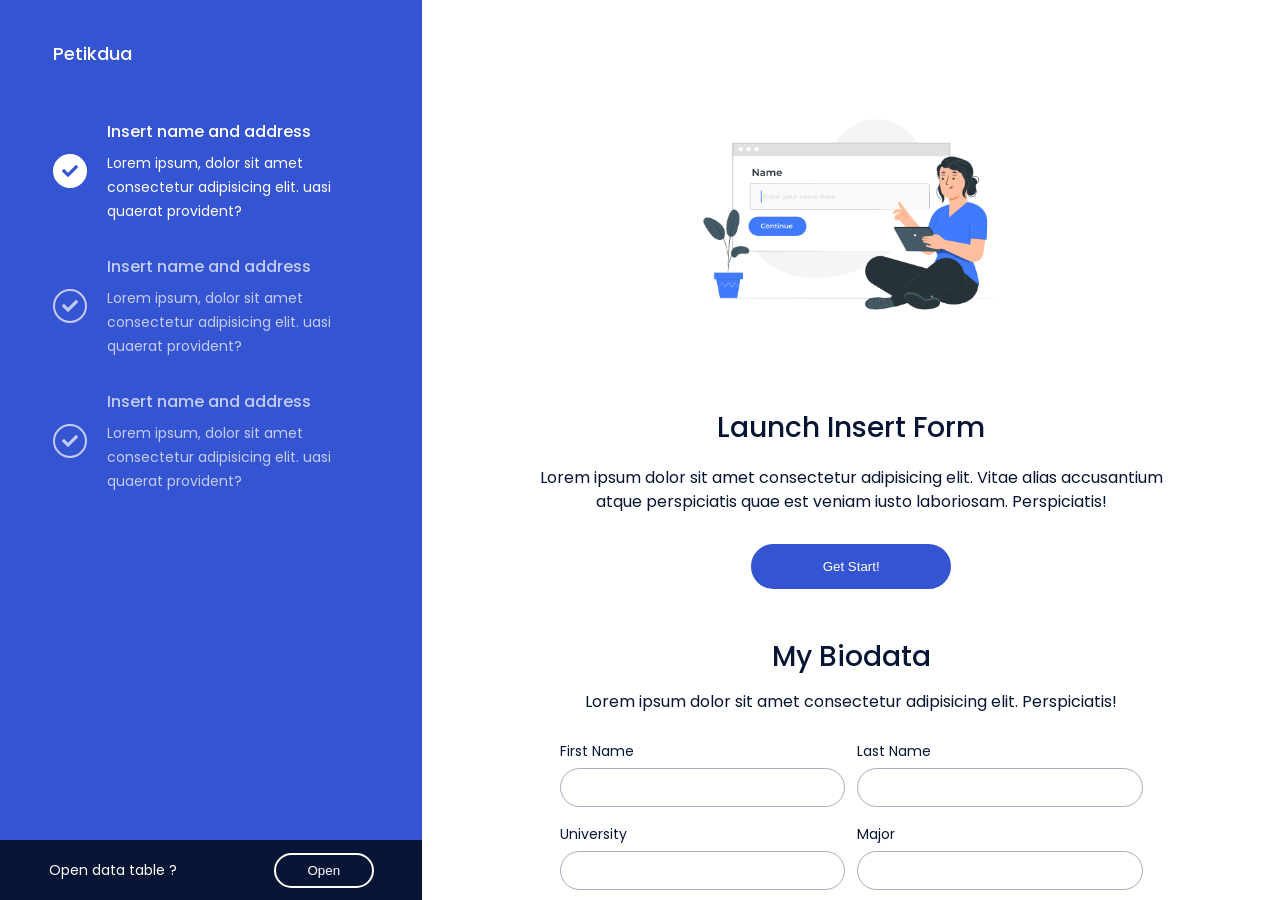
<file: complete-data.html>
<!DOCTYPE html>
<html lang="en">

<head>
    <meta charset="UTF-8">
    <meta name="viewport" content="width=device-width, initial-scale=1.0">

    <link rel="stylesheet" href="assets/css/css-reset.css">
    <link rel="stylesheet" href="assets/fonts/font-awesome/css/all.min.css">
    <link rel="stylesheet" href="assets/scss/desktop-style.css">
    <link rel="stylesheet" href="assets/scss/tablet-style.css">
    <link rel="stylesheet" href="assets/scss/mobileLandscape-style.css">
    <link rel="stylesheet" href="assets/scss/mobile-style.css">
    <link rel="stylesheet" href="assets/js/aos/aos.css">

    <title>Complete Record - Petikdua</title>
</head>

<body class="completeData-page">

    <div class="completeData">

        <div class="complete-left">

            <div class="content">
                <h3>Petikdua</h3>

                <div class="line-proses">
                    <div class="item-group item-group-1 active">
                        <div class="icon">
                            <div class="circle">
                                <i class="fa fa-check"></i>
                            </div>
                        </div>
                        <div class="text">
                            <h4>Insert name and address</h4>
                            <p>Lorem ipsum, dolor sit amet consectetur adipisicing elit. uasi quaerat provident?</p>
                        </div>
                    </div>
                    <div class="item-group item-group-2">
                        <div class="icon">
                            <div class="circle">
                                <i class="fa fa-check"></i>
                            </div>
                        </div>
                        <div class="text">
                            <h4>Insert name and address</h4>
                            <p>Lorem ipsum, dolor sit amet consectetur adipisicing elit. uasi quaerat provident?</p>
                        </div>
                    </div>
                    <div class="item-group item-group-3">
                        <div class="icon">
                            <div class="circle">
                                <i class="fa fa-check"></i>
                            </div>
                        </div>
                        <div class="text">
                            <h4>Insert name and address</h4>
                            <p>Lorem ipsum, dolor sit amet consectetur adipisicing elit. uasi quaerat provident?</p>
                        </div>
                    </div>
                </div>
            </div>

            <div class="footer">
                <div class="footer-text">
                    <h4>Open data table ?</h4>
                </div>
                <div class="footer-button">
                    <button>Open</button>
                </div>
            </div>
        </div>
        <div class="complete-right">
            <form class="container" action="" method="POST">
                <section class="form form-1">
                    <div class="content">
                        <div class="image">
                            <img src="./assets/images/start-form.png" alt="">
                        </div>
                        <h2>Launch Insert Form</h2>
                        <p>Lorem ipsum dolor sit amet consectetur adipisicing elit. Vitae alias accusantium atque
                            perspiciatis quae est veniam iusto laboriosam. Perspiciatis!</p>
                        <button type="button" class="btn-start">Get Start!</button>
                    </div>
                </section>

                <section class="form form-2">
                    <div class="content">
                        <h2>My Biodata</h2>
                        <p>Lorem ipsum dolor sit amet consectetur adipisicing elit. Perspiciatis!</p>

                        <div class="form-biodata">
                            <div class="row" style="display: none;">
                                <div class="col-12">
                                    <div class="form-group">
                                        <input type="email" value="" name="email" id="email">
                                    </div>
                                </div>
                            </div>
                            <div class="row" style="display: none;">
                                <div class="col-12">
                                    <div class="form-group">
                                        <input type="password" value="" name="password" id="password">
                                    </div>
                                </div>
                            </div>
                            <div class="row" style="display: none;">
                                <div class="col-12">
                                    <div class="form-group">
                                        <input type="text" value="" name="telp" id="telp">
                                    </div>
                                </div>
                            </div>
                            
                            <div class="row">
                                <div class="col-6">
                                    <div class="form-group">
                                        <label for="">First Name</label>
                                        <input type="text" value="" name="fname" id="fname">
                                    </div>
                                </div>
                                <div class="col-6">
                                    <div class="form-group">
                                        <label for="">Last Name</label>
                                        <input type="text" name="lname" id="lname">
                                    </div>
                                </div>
                            </div>
                            <div class="row">
                                <div class="col-6">
                                    <div class="form-group">
                                        <label for="">University</label>
                                        <input type="text" name="university" id="university">
                                    </div>
                                </div>
                                <div class="col-6">
                                    <div class="form-group">
                                        <label for="">Major</label>
                                        <input type="text" name="major" id="major">
                                    </div>
                                </div>
                            </div>
                            <div class="row">
                                <div class="col-6">
                                    <div class="form-group">
                                        <label for="">Place of birth</label>
                                        <input type="text" name="placeBirth" id="placeBirth">
                                    </div>
                                </div>
                                <div class="col-6">
                                    <div class="form-group">
                                        <label for="">Date of birth</label>
                                        <input type="date" name="dateBirth" id="dateBirth">
                                    </div>
                                </div>
                            </div>
                            <div class="row">
                                <div class="col-6">
                                    <div class="form-group">
                                        <label for="">Gender</label>
                                        <select name="gender" id="" id="gender">
                                            <option value="">Male</option>
                                            <option value="">Female</option>
                                        </select>
                                    </div>
                                </div>
                                <div class="col-6">
                                    <div class="form-group">
                                        <label for="">Zip Code</label>
                                        <input type="number" name="zipcode" id="zipcode">
                                    </div>
                                </div>
                            </div>
                            <div class="row">
                                <div class="col-12">
                                    <div class="form-group">
                                        <label for="">Address</label>
                                        <textarea name="address" id="address" cols="30" rows="4"></textarea>
                                    </div>
                                </div>
                            </div>
                            <div class="row">
                                <div class="col-12">
                                    <div class="form-group">
                                        <div class="icon" id="btn-down">
                                            <i class="fa fa-angle-double-down" aria-hidden="true"></i>
                                        </div>
                                    </div>
                                </div>
                            </div>
                        </div>
                    </div>
                </section>

                <section class="form form-1">
                    <div class="content">
                        <div class="image">
                            <img src="./assets/images/form-1.png" alt="">
                        </div>
                        <h2>Okey, Last Step!</h2>
                        <p>Lorem ipsum dolor sit amet consectetur adipisicing elit. Vitae alias accusantium atque
                            perspiciatis quae est veniam iusto laboriosam. Perspiciatis!</p>
                        <button class="btn-submit" name="submit">SUBMIT</button>
                    </div>
                </section>
            </form>
        </div>

    </div>

    <script src="assets/js/aos/aos.js"></script>
    <script>AOS.init()</script>
    <script src="assets/js/jquery-3.5.1.min.js"></script>
    <script src="assets/js/style.js"></script>
</body>

</html>
</file>
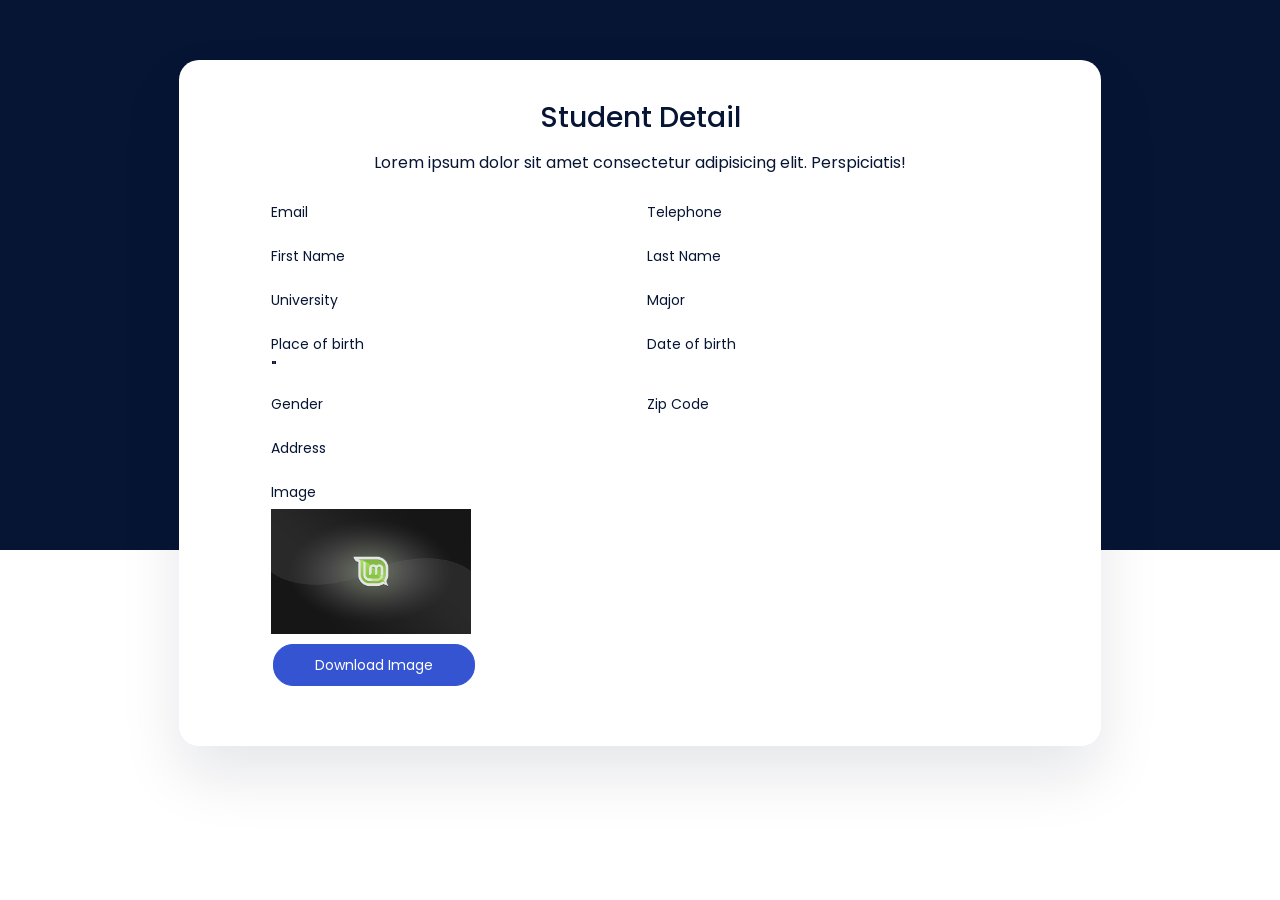
<file: read/detail-student.html>
<!DOCTYPE html>
<html lang="en">

<head>
    <meta charset="UTF-8">
    <meta name="viewport" content="width=device-width, initial-scale=1.0">

    <link rel="stylesheet" href="./../assets/css/css-reset.css">
    <link rel="stylesheet" href="./../assets/fonts/font-awesome/css/all.min.css">
    <link rel="stylesheet" href="./../assets/scss/desktop-style.css">
    <link rel="stylesheet" href="./../assets/scss/tablet-style.css">
    <link rel="stylesheet" href="./../assets/scss/mobileLandscape-style.css">
    <link rel="stylesheet" href="./../assets/scss/mobile-style.css">
    <link rel="stylesheet" href="./../assets/js/aos/aos.css">

    <title>Detail Student - Petikdua</title>
</head>

<body class="detailStudent-page">

    <div>
        <section class="bg-main"></section>
    </div>

    <div class="form-section">
        <div class="content">
            <div class="form-box">
                <h2>Student Detail</h2>
                <p>Lorem ipsum dolor sit amet consectetur adipisicing elit. Perspiciatis!</p>

                <form class="form-biodata">
                    <div class="row">
                        <div class="col-6">
                            <div class="form-group">
                                <label for="">Email</label>
                                <h4><?= $mahasiswa['email'] ?></h4>
                            </div>
                        </div>
                        <div class="col-6">
                            <div class="form-group">
                                <label for="">Telephone</label>
                                <h4><?= $mahasiswa['telp'] ?></h4>
                            </div>
                        </div>
                    </div>

                    <div class="row">
                        <div class="col-6">
                            <div class="form-group">
                                <label for="">First Name</label>
                                <h4><?= $mahasiswa['fname'] ?></h4>
                            </div>
                        </div>
                        <div class="col-6">
                            <div class="form-group">
                                <label for="">Last Name</label>
                                <h4><?= $mahasiswa['lname'] ?></h4>
                            </div>
                        </div>
                    </div>
                    <div class="row">
                        <div class="col-6">
                            <div class="form-group">
                                <label for="">University</label>
                                <h4><?= $mahasiswa['university'] ?></h4>
                            </div>
                        </div>
                        <div class="col-6">
                            <div class="form-group">
                                <label for="">Major</label>
                                <h4><?= $mahasiswa['major'] ?></h4>
                            </div>
                        </div>
                    </div>
                    <div class="row">
                        <div class="col-6">
                            <div class="form-group">
                                <label for="">Place of birth</label>
                                <h4><?= $mahasiswa['placeBirth'] ?>"</h4>
                            </div>
                        </div>
                        <div class="col-6">
                            <div class="form-group">
                                <label for="">Date of birth</label>
                                <h4><?= $mahasiswa['dateBirth'] ?></h4>
                            </div>
                        </div>
                    </div>
                    <div class="row">
                        <div class="col-6">
                            <div class="form-group">
                                <label for="">Gender</label>
                                <h4><?php if($mahasiswa['gender'] == 1){echo 'Male';} else {echo 'Female';}?></h4>
                            </div>
                        </div>
                        <div class="col-6">
                            <div class="form-group">
                                <label for="">Zip Code</label>
                                <h4><?= $mahasiswa['zipcode'] ?></h4>
                            </div>
                        </div>
                    </div>
                    <div class="row">
                        <div class="col-12">
                            <div class="form-group">
                                <label for="">Address</label>
                                <h4><?= $mahasiswa['address'] ?></h4>
                            </div>
                        </div>
                    </div>
                    <div class="row">
                        <div class="col-12">
                            <div class="form-group">
                                <label for="">Image</label>
                                <img src="./../assets/images/profile/example.jpg" alt=""></img>
                                <a class="btn-download">Download Image</a>
                            </div>
                        </div>
                    </div>
                    
                </form>
            </div>
        </div>
    </div>

    <script src="./../assets/js/aos/aos.js"></script>
    <script>
        AOS.init()
    </script>
    <script src="./../assets/js/jquery-3.5.1.min.js"></script>
    <script src="./../assets/js/style.js"></script>
</body>

</html>
</file>
<file: assets/scss/desktop-style.css>
@media only screen and (min-width: 1024px) {
  @font-face {
    font-family: "Poppins";
    src: url("../fonts/poppins/Poppins-Regular.ttf");
    font-weight: 400;
  }
  @font-face {
    font-family: "Poppins";
    src: url("../fonts/poppins/Poppins-Medium.ttf");
    font-weight: 500;
  }
  @font-face {
    font-family: "Poppins";
    src: url("../fonts/poppins/Poppins-SemiBold.ttf");
    font-weight: 600;
  }
  @font-face {
    font-family: "Poppins";
    src: url("../fonts/poppins/Poppins-Bold.ttf");
    font-weight: 700;
  }
  @font-face {
    font-family: "Poppins";
    src: url("../fonts/poppins/Poppins-Italic.ttf");
    font-style: italic;
  }
  body {
    font-family: "Poppins";
    color: #071535;
  }
  body button {
    outline: none;
  }
  body input {
    outline: none;
  }
  body select {
    outline: none;
  }
  body textarea {
    outline: none;
  }
  .login-page .login {
    display: -webkit-box;
    display: -ms-flexbox;
    display: flex;
    -webkit-box-pack: justify;
        -ms-flex-pack: justify;
            justify-content: space-between;
    width: 100%;
    min-height: 100vh;
  }
  .login-page .login .login-left {
    width: 50%;
    height: 100%;
    display: -webkit-box;
    display: -ms-flexbox;
    display: flex;
    -webkit-box-pack: center;
        -ms-flex-pack: center;
            justify-content: center;
  }
  .login-page .login .login-left .content {
    width: 75%;
  }
  .login-page .login .login-left .content h3 {
    margin-top: 40px;
    color: #3554D1;
    font-size: 18px;
    line-height: 28px;
    font-weight: 500;
    margin-bottom: 50px;
  }
  .login-page .login .login-left .content h1 {
    font-weight: 600;
    font-size: 36px;
    line-height: 50px;
    margin-bottom: 5px;
  }
  .login-page .login .login-left .content p {
    line-height: 24px;
    font-size: 14px;
    color: #A5AEBC;
    margin-bottom: 30px;
  }
  .login-page .login .login-left .content .btn-google {
    width: 100%;
    height: 50px;
    color: #071535;
    background-color: white;
    border: 1px solid #F2F4F7;
    border-radius: 10px;
    font-size: 14px;
    font-weight: 600;
    margin-bottom: 20px;
    display: -webkit-box;
    display: -ms-flexbox;
    display: flex;
    -webkit-box-align: center;
        -ms-flex-align: center;
            align-items: center;
    -webkit-box-pack: center;
        -ms-flex-pack: center;
            justify-content: center;
    cursor: pointer;
  }
  .login-page .login .login-left .content .btn-google img {
    width: 30px;
    margin-right: 10px;
  }
  .login-page .login .login-left .content .btn-google:hover {
    -webkit-transition: 300ms;
    transition: 300ms;
    border: 1px solid #3554D1;
  }
  .login-page .login .login-left .content .choice-login {
    display: -webkit-box;
    display: -ms-flexbox;
    display: flex;
    -webkit-box-pack: justify;
        -ms-flex-pack: justify;
            justify-content: space-between;
    margin-bottom: 20px;
  }
  .login-page .login .login-left .content .choice-login hr {
    width: 30%;
    height: 1px;
    background-color: #F2F4F7;
    border: none;
  }
  .login-page .login .login-left .content .choice-login h6 {
    font-size: 14px;
    color: #A5AEBC;
    font-weight: 400;
  }
  .login-page .login .login-left .content form .form-group {
    display: -webkit-box;
    display: -ms-flexbox;
    display: flex;
    -webkit-box-orient: vertical;
    -webkit-box-direction: normal;
        -ms-flex-direction: column;
            flex-direction: column;
    margin-bottom: 20px;
    position: relative;
  }
  .login-page .login .login-left .content form .form-group label {
    font-size: 14px;
    font-weight: 500;
    color: #071535;
    margin-bottom: 15px;
  }
  .login-page .login .login-left .content form .form-group i {
    position: absolute;
    bottom: 15px;
    left: 20px;
    color: rgba(165, 174, 188, 0.5);
  }
  .login-page .login .login-left .content form .form-group input {
    width: 100%;
    height: 50px;
    border-radius: 10px;
    border: 1px solid #F2F4F7;
    padding-left: 50px;
    -webkit-box-sizing: border-box;
            box-sizing: border-box;
    color: #071535;
    font-weight: 500;
    font-size: 14px;
  }
  .login-page .login .login-left .content form .form-group input:focus {
    border: 1px solid #3554D1;
  }
  .login-page .login .login-left .content form .btn-login {
    width: 100%;
    height: 50px;
    color: white;
    background-color: #3554D1;
    border: 1px solid #3554D1;
    border-radius: 10px;
    font-size: 14px;
    font-weight: 600;
    margin-bottom: 20px;
    cursor: pointer;
  }
  .login-page .login .login-left .content form .btn-login:hover {
    -webkit-transition: 300ms;
    transition: 300ms;
    -webkit-box-shadow: 0px 15px 45px rgba(53, 84, 209, 0.32);
            box-shadow: 0px 15px 45px rgba(53, 84, 209, 0.32);
  }
  .login-page .login .login-left .content form h6 {
    font-size: 14px;
    color: #A5AEBC;
    line-height: 24px;
    margin-bottom: 50px;
  }
  .login-page .login .login-left .content form h6 a {
    color: #3554D1;
  }
  .login-page .login .login-right {
    right: 0;
    width: 50%;
    min-height: 100vh;
    background-color: #3554D1;
    display: -webkit-box;
    display: -ms-flexbox;
    display: flex;
    -webkit-box-orient: vertical;
    -webkit-box-direction: normal;
        -ms-flex-direction: column;
            flex-direction: column;
    -webkit-box-align: center;
        -ms-flex-align: center;
            align-items: center;
  }
  .login-page .login .login-right img {
    width: 75%;
  }
  .login-page .login .login-right h2 {
    font-size: 20px;
    color: white;
    font-weight: 500;
    margin-bottom: 20px;
  }
  .login-page .login .login-right p {
    font-size: 14px;
    width: 80%;
    text-align: center;
    line-height: 24px;
    color: white;
  }
  .completeData-page .completeData {
    display: -webkit-box;
    display: -ms-flexbox;
    display: flex;
    -webkit-box-pack: justify;
        -ms-flex-pack: justify;
            justify-content: space-between;
    width: 100%;
    min-height: 100vh;
  }
  .completeData-page .completeData .complete-left {
    width: 33%;
    height: 100vh;
    display: -webkit-box;
    display: -ms-flexbox;
    display: flex;
    -webkit-box-pack: center;
        -ms-flex-pack: center;
            justify-content: center;
    background-color: #3554D1;
    position: relative;
  }
  .completeData-page .completeData .complete-left .content {
    width: 75%;
  }
  .completeData-page .completeData .complete-left .content h3 {
    margin-top: 40px;
    color: white;
    font-size: 18px;
    line-height: 28px;
    font-weight: 500;
    margin-bottom: 50px;
  }
  .completeData-page .completeData .complete-left .content .line-proses {
    display: -webkit-box;
    display: -ms-flexbox;
    display: flex;
    -webkit-box-orient: vertical;
    -webkit-box-direction: normal;
        -ms-flex-direction: column;
            flex-direction: column;
    -webkit-box-align: start;
        -ms-flex-align: start;
            align-items: flex-start;
  }
  .completeData-page .completeData .complete-left .content .line-proses .item-group {
    cursor: pointer;
    margin-bottom: 30px;
    display: -webkit-box;
    display: -ms-flexbox;
    display: flex;
    -webkit-box-align: center;
        -ms-flex-align: center;
            align-items: center;
    color: rgba(255, 255, 255, 0.7);
  }
  .completeData-page .completeData .complete-left .content .line-proses .item-group .icon .circle {
    margin-right: 20px;
    background-color: transparent;
    border: 2px solid rgba(255, 255, 255, 0.7);
    height: 30px;
    width: 30px;
    border-radius: 60px;
    display: -webkit-box;
    display: -ms-flexbox;
    display: flex;
    -webkit-box-pack: center;
        -ms-flex-pack: center;
            justify-content: center;
    -webkit-box-align: center;
        -ms-flex-align: center;
            align-items: center;
  }
  .completeData-page .completeData .complete-left .content .line-proses .item-group .icon .circle i {
    color: rgba(255, 255, 255, 0.7);
  }
  .completeData-page .completeData .complete-left .content .line-proses .item-group .text h4 {
    font-size: 16px;
    line-height: 28px;
    font-weight: 500;
    margin-bottom: 5px;
  }
  .completeData-page .completeData .complete-left .content .line-proses .item-group .text p {
    line-height: 24px;
    font-size: 14px;
  }
  .completeData-page .completeData .complete-left .content .line-proses .item-group.active {
    margin-bottom: 30px;
    display: -webkit-box;
    display: -ms-flexbox;
    display: flex;
    -webkit-box-align: center;
        -ms-flex-align: center;
            align-items: center;
    color: white;
  }
  .completeData-page .completeData .complete-left .content .line-proses .item-group.active .icon .circle {
    margin-right: 20px;
    background-color: white;
    border: 2px solid white;
    height: 30px;
    width: 30px;
    border-radius: 60px;
    display: -webkit-box;
    display: -ms-flexbox;
    display: flex;
    -webkit-box-pack: center;
        -ms-flex-pack: center;
            justify-content: center;
    -webkit-box-align: center;
        -ms-flex-align: center;
            align-items: center;
  }
  .completeData-page .completeData .complete-left .content .line-proses .item-group.active .icon .circle i {
    color: #3554D1;
  }
  .completeData-page .completeData .complete-left .footer {
    position: absolute;
    bottom: 0;
    width: 100%;
    height: 60px;
    background-color: #071535;
    display: -webkit-box;
    display: -ms-flexbox;
    display: flex;
    -webkit-box-align: center;
        -ms-flex-align: center;
            align-items: center;
    -ms-flex-pack: distribute;
        justify-content: space-around;
  }
  .completeData-page .completeData .complete-left .footer .footer-text h4 {
    color: white;
    font-size: 14px;
  }
  .completeData-page .completeData .complete-left .footer .footer-button button {
    width: 100px;
    height: 35px;
    border-radius: 20px;
    background-color: transparent;
    border: 2px solid white;
    color: white;
  }
  .completeData-page .completeData .complete-right {
    width: 67%;
    height: 100vh;
    background-color: white;
    display: -webkit-box;
    display: -ms-flexbox;
    display: flex;
    -webkit-box-pack: center;
        -ms-flex-pack: center;
            justify-content: center;
    position: relative;
    overflow: hidden;
  }
  .completeData-page .completeData .complete-right .container {
    width: 100%;
    height: 1000px;
    position: absolute;
    top: 0px;
    display: -webkit-box;
    display: -ms-flexbox;
    display: flex;
    -webkit-box-orient: vertical;
    -webkit-box-direction: normal;
        -ms-flex-direction: column;
            flex-direction: column;
    -webkit-transition: 900ms;
    transition: 900ms;
    -webkit-box-align: center;
        -ms-flex-align: center;
            align-items: center;
  }
  .completeData-page .completeData .complete-right .container1 {
    top: -100vh;
    -webkit-transition: 900ms;
    transition: 900ms;
  }
  .completeData-page .completeData .complete-right .container2 {
    top: -200vh;
    -webkit-transition: 900ms;
    transition: 900ms;
  }
  .completeData-page .completeData .complete-right .form {
    height: 100vh;
    width: 100%;
    display: -webkit-box;
    display: -ms-flexbox;
    display: flex;
    -webkit-box-pack: center;
        -ms-flex-pack: center;
            justify-content: center;
  }
  .completeData-page .completeData .complete-right .form .content {
    width: 85%;
    background-color: white;
    display: -webkit-box;
    display: -ms-flexbox;
    display: flex;
    -webkit-box-orient: vertical;
    -webkit-box-direction: normal;
        -ms-flex-direction: column;
            flex-direction: column;
    -webkit-box-align: center;
        -ms-flex-align: center;
            align-items: center;
  }
  .completeData-page .completeData .complete-right .form-1 .content .image {
    margin-top: 40px;
    width: 100%;
    display: -webkit-box;
    display: -ms-flexbox;
    display: flex;
    -webkit-box-pack: center;
        -ms-flex-pack: center;
            justify-content: center;
    margin-bottom: 30px;
  }
  .completeData-page .completeData .complete-right .form-1 .content .image img {
    width: 340px;
  }
  .completeData-page .completeData .complete-right .form-1 .content h2 {
    width: 450px;
    text-align: center;
    font-size: 28px;
    font-weight: 500;
    line-height: 36px;
    margin-bottom: 20px;
  }
  .completeData-page .completeData .complete-right .form-1 .content p {
    width: 650px;
    text-align: center;
    line-height: 24px;
    margin-bottom: 30px;
  }
  .completeData-page .completeData .complete-right .form-1 .content button {
    height: 45px;
    width: 200px;
    border-radius: 30px;
    border: 2px solid #3554D1;
    background-color: #3554D1;
    color: white;
    cursor: pointer;
  }
  .completeData-page .completeData .complete-right .form-2 .content h2 {
    font-size: 28px;
    font-weight: 500;
    margin-top: 50px;
    text-align: center;
    line-height: 36px;
    margin-bottom: 15px;
  }
  .completeData-page .completeData .complete-right .form-2 .content p {
    width: 650px;
    text-align: center;
    line-height: 24px;
    margin-bottom: 30px;
  }
  .completeData-page .completeData .complete-right .form-2 .content .form-biodata {
    width: 80%;
  }
  .completeData-page .completeData .complete-right .form-2 .content .form-biodata .row {
    display: -webkit-box;
    display: -ms-flexbox;
    display: flex;
    -webkit-box-pack: justify;
        -ms-flex-pack: justify;
            justify-content: space-between;
    margin-bottom: 20px;
  }
  .completeData-page .completeData .complete-right .form-2 .content .form-biodata .row .col-6 {
    width: 49%;
  }
  .completeData-page .completeData .complete-right .form-2 .content .form-biodata .row .col-12 {
    width: 100%;
  }
  .completeData-page .completeData .complete-right .form-2 .content .form-biodata .row .form-group {
    display: -webkit-box;
    display: -ms-flexbox;
    display: flex;
    -webkit-box-orient: vertical;
    -webkit-box-direction: normal;
        -ms-flex-direction: column;
            flex-direction: column;
    position: relative;
  }
  .completeData-page .completeData .complete-right .form-2 .content .form-biodata .row .form-group label {
    margin-bottom: 10px;
    font-size: 14px;
  }
  .completeData-page .completeData .complete-right .form-2 .content .form-biodata .row .form-group input {
    height: 35px;
    border-radius: 20px;
    border: 1px solid #A5AEBC;
    padding-left: 20px;
    padding-right: 20px;
  }
  .completeData-page .completeData .complete-right .form-2 .content .form-biodata .row .form-group select {
    height: 35px;
    border: 1px solid #A5AEBC;
    border-radius: 20px;
    padding-left: 20px;
    padding-right: 20px;
  }
  .completeData-page .completeData .complete-right .form-2 .content .form-biodata .row .form-group textarea {
    border: 1px solid #A5AEBC;
    border-radius: 20px;
    padding: 10px 20px 10px 20px;
  }
  .completeData-page .completeData .complete-right .form-2 .content .form-biodata .row .form-group input:focus {
    border: 1px solid #3554D1;
  }
  .completeData-page .completeData .complete-right .form-2 .content .form-biodata .row .form-group select:focus {
    border: 1px solid #3554D1;
  }
  .completeData-page .completeData .complete-right .form-2 .content .form-biodata .row .form-group textarea:focus {
    border: 1px solid #3554D1;
  }
  .completeData-page .completeData .complete-right .form-2 .content .form-biodata .row .form-group .icon {
    position: relative;
    width: 100%;
    height: 40px;
    cursor: pointer;
  }
  .completeData-page .completeData .complete-right .form-2 .content .form-biodata .row .form-group .icon i {
    left: 50%;
    right: 50%;
    top: 0px;
    position: absolute;
    color: #3554D1;
    -webkit-transition: 300ms;
    transition: 300ms;
    font-size: 20px;
  }
  .completeData-page .completeData .complete-right .form-2 .content .form-biodata .row .form-group .icon:hover i {
    -webkit-transition: 300ms;
    transition: 300ms;
    top: 5px;
  }
  .readData-page {
    width: 100%;
    height: 100vh;
  }
  .readData-page .bg-main {
    position: absolute;
    background-color: #071535;
    -webkit-clip-path: polygon(0 0, 100% 0, 100% 100%, 0 100%);
            clip-path: polygon(0 0, 100% 0, 100% 100%, 0 100%);
    height: 550px;
    width: 100%;
    z-index: 1;
  }
  .readData-page .main {
    width: 100%;
    height: 550px;
    background-color: transparent;
    display: -webkit-box;
    display: -ms-flexbox;
    display: flex;
    -webkit-box-pack: center;
        -ms-flex-pack: center;
            justify-content: center;
    -webkit-box-sizing: border-box;
            box-sizing: border-box;
    z-index: 2;
    position: relative;
  }
  .readData-page .main .content {
    width: 90%;
    color: white;
    display: -webkit-box;
    display: -ms-flexbox;
    display: flex;
    -webkit-box-pack: center;
        -ms-flex-pack: center;
            justify-content: center;
  }
  .readData-page .main .content .content-left {
    width: 100%;
    -webkit-box-sizing: border-box;
            box-sizing: border-box;
    padding-right: 30px;
    display: -webkit-box;
    display: -ms-flexbox;
    display: flex;
    text-align: center;
    -webkit-box-orient: vertical;
    -webkit-box-direction: normal;
        -ms-flex-direction: column;
            flex-direction: column;
    -webkit-box-pack: center;
        -ms-flex-pack: center;
            justify-content: center;
    position: relative;
  }
  .readData-page .main .content .content-left h4 {
    font-size: 16px;
    margin-bottom: 20px;
  }
  .readData-page .main .content .content-left h1 {
    font-size: 36px;
    line-height: 44px;
    font-weight: 600;
    margin-bottom: 20px;
    color: #3554D1;
  }
  .readData-page .main .content .content-left p {
    font-weight: 500;
    line-height: 28px;
    margin-bottom: 30px;
  }
  .readData-page .main .content .content-left .button {
    display: -webkit-box;
    display: -ms-flexbox;
    display: flex;
    -webkit-box-pack: center;
        -ms-flex-pack: center;
            justify-content: center;
  }
  .readData-page .main .content .content-left .button button {
    margin-left: auto;
    margin-right: auto;
    padding: 10px 10px 10px 10px;
    margin-left: 10px;
    margin-right: 10px;
    border-radius: 5px;
    text-decoration: none;
    color: white;
    font-size: 14px;
    width: 200px;
    background-color: #3554D1;
    border: 1px solid #3554D1;
    -webkit-transition: 300ms;
    transition: 300ms;
    font-weight: 500;
    cursor: pointer;
  }
  .readData-page .main .content .content-left .button button:hover {
    -webkit-transition: 300ms;
    transition: 300ms;
    background-color: #071535;
    color: white;
    border: 1px solid #3554D1;
  }
  .readData-page .table-section {
    width: 100%;
    display: -webkit-box;
    display: -ms-flexbox;
    display: flex;
    -webkit-box-pack: center;
        -ms-flex-pack: center;
            justify-content: center;
    padding-bottom: 80px;
  }
  .readData-page .table-section .content {
    width: 90%;
    position: relative;
    display: -webkit-box;
    display: -ms-flexbox;
    display: flex;
    -webkit-box-pack: center;
        -ms-flex-pack: center;
            justify-content: center;
    min-height: 500px;
  }
  .readData-page .table-section .content .table {
    position: relative;
    z-index: 1;
    top: -80px;
    width: 80%;
    min-height: 500px;
    display: -webkit-box;
    display: -ms-flexbox;
    display: flex;
    background-color: white;
    -webkit-box-shadow: 0px 30px 60px rgba(7, 21, 53, 0.1);
            box-shadow: 0px 30px 60px rgba(7, 21, 53, 0.1);
    border-radius: 20px;
    -webkit-box-pack: center;
        -ms-flex-pack: center;
            justify-content: center;
    padding-top: 40px;
    padding-bottom: 40px;
  }
  .readData-page .table-section .content .table table {
    width: 90%;
    display: -webkit-box;
    display: -ms-flexbox;
    display: flex;
    -webkit-box-orient: vertical;
    -webkit-box-direction: normal;
        -ms-flex-direction: column;
            flex-direction: column;
  }
  .readData-page .table-section .content .table table thead {
    display: -webkit-box;
    display: -ms-flexbox;
    display: flex;
    width: 100%;
    -webkit-box-pack: justify;
        -ms-flex-pack: justify;
            justify-content: space-between;
    margin-bottom: 30px;
  }
  .readData-page .table-section .content .table table thead tr {
    width: 100%;
    display: -webkit-box;
    display: -ms-flexbox;
    display: flex;
    -webkit-box-pack: justify;
        -ms-flex-pack: justify;
            justify-content: space-between;
  }
  .readData-page .table-section .content .table table thead tr .rank {
    width: 3%;
  }
  .readData-page .table-section .content .table table thead tr th {
    width: 24%;
    text-align: left;
    font-weight: 500;
  }
  .readData-page .table-section .content .table table thead tr .skor {
    width: 20%;
  }
  .readData-page .table-section .content .table table tbody {
    display: -webkit-box;
    display: -ms-flexbox;
    display: flex;
    -webkit-box-orient: vertical;
    -webkit-box-direction: normal;
        -ms-flex-direction: column;
            flex-direction: column;
    width: 100%;
  }
  .readData-page .table-section .content .table table tbody tr {
    width: 100%;
    display: -webkit-box;
    display: -ms-flexbox;
    display: flex;
    margin-bottom: 20px;
    -webkit-box-pack: justify;
        -ms-flex-pack: justify;
            justify-content: space-between;
    padding-top: 20px;
    border-top: 1px solid rgba(7, 21, 53, 0.1);
  }
  .readData-page .table-section .content .table table tbody tr th {
    width: 4%;
    text-align: left;
    font-weight: 500;
  }
  .readData-page .table-section .content .table table tbody tr td {
    width: 24%;
    text-align: left;
    font-weight: 400;
  }
  .readData-page .table-section .content .table table tbody tr td img {
    width: 80px;
  }
  .readData-page .table-section .content .table table tbody tr .skor {
    width: 23%;
    display: -webkit-box;
    display: -ms-flexbox;
    display: flex;
    -webkit-box-pack: center;
        -ms-flex-pack: center;
            justify-content: center;
  }
  .readData-page .table-section .content .table table tbody tr .skor .badge {
    padding: 0px 10px 0px 10px;
    border-radius: 5px;
    text-decoration: none;
    color: white;
    font-size: 14px;
    margin-left: 2px;
    margin-right: 2px;
    height: 30px;
    display: -webkit-box;
    display: -ms-flexbox;
    display: flex;
    -webkit-box-align: center;
        -ms-flex-align: center;
            align-items: center;
  }
  .readData-page .table-section .content .table table tbody tr .skor .badge-danger {
    background-color: salmon;
  }
  .readData-page .table-section .content .table table tbody tr .skor .badge-warning {
    background-color: orange;
  }
  .readData-page .table-section .content .table table tbody tr .skor .badge-primary {
    background-color: #3554D1;
  }
  .readData-page .table-section .content .table table tbody hr {
    height: 1px;
  }
  .readData-page .form-section {
    width: 100%;
    display: -webkit-box;
    display: -ms-flexbox;
    display: flex;
    -webkit-box-pack: center;
        -ms-flex-pack: center;
            justify-content: center;
    padding-bottom: 80px;
  }
  .readData-page .form-section .content {
    width: 90%;
    position: relative;
    display: -webkit-box;
    display: -ms-flexbox;
    display: flex;
    -webkit-box-pack: center;
        -ms-flex-pack: center;
            justify-content: center;
  }
  .readData-page .form-section .content .form-box {
    position: relative;
    z-index: 1;
    top: -80px;
    width: 80%;
    min-height: 350px;
    display: -webkit-box;
    display: -ms-flexbox;
    display: flex;
    -webkit-box-orient: vertical;
    -webkit-box-direction: normal;
        -ms-flex-direction: column;
            flex-direction: column;
    background-color: white;
    -webkit-box-shadow: 0px 30px 60px rgba(7, 21, 53, 0.1);
            box-shadow: 0px 30px 60px rgba(7, 21, 53, 0.1);
    border-radius: 20px;
    -webkit-box-align: center;
        -ms-flex-align: center;
            align-items: center;
    padding-top: 40px;
    padding-bottom: 40px;
  }
  .readData-page .form-section .content .form-box h2 {
    font-size: 28px;
    font-weight: 500;
    margin-top: 0px;
    text-align: center;
    line-height: 36px;
    margin-bottom: 15px;
  }
  .readData-page .form-section .content .form-box p {
    width: 650px;
    text-align: center;
    line-height: 24px;
    margin-bottom: 30px;
  }
  .readData-page .form-section .content .form-box .form-biodata {
    width: 80%;
    display: -webkit-box;
    display: -ms-flexbox;
    display: flex;
    -webkit-box-orient: vertical;
    -webkit-box-direction: normal;
        -ms-flex-direction: column;
            flex-direction: column;
    -webkit-box-align: center;
        -ms-flex-align: center;
            align-items: center;
  }
  .readData-page .form-section .content .form-box .form-biodata .row {
    width: 100%;
    display: -webkit-box;
    display: -ms-flexbox;
    display: flex;
    -webkit-box-pack: justify;
        -ms-flex-pack: justify;
            justify-content: space-between;
    margin-bottom: 20px;
  }
  .readData-page .form-section .content .form-box .form-biodata .row .col-6 {
    width: 49%;
  }
  .readData-page .form-section .content .form-box .form-biodata .row .col-12 {
    width: 100%;
  }
  .readData-page .form-section .content .form-box .form-biodata .row .form-group {
    display: -webkit-box;
    display: -ms-flexbox;
    display: flex;
    -webkit-box-orient: vertical;
    -webkit-box-direction: normal;
        -ms-flex-direction: column;
            flex-direction: column;
  }
  .readData-page .form-section .content .form-box .form-biodata .row .form-group .box-profile .imgProfile {
    width: 0.1px;
    height: 0.1px;
    opacity: 0;
    overflow: hidden;
    position: absolute;
    z-index: -1;
  }
  .readData-page .form-section .content .form-box .form-biodata .row .form-group .box-profile .lblImgProfile {
    width: 100%;
    height: 100px;
    display: -webkit-box;
    display: -ms-flexbox;
    display: flex;
    -webkit-box-pack: center;
        -ms-flex-pack: center;
            justify-content: center;
    -webkit-box-align: center;
        -ms-flex-align: center;
            align-items: center;
    border: 1px solid #A5AEBC;
    border-radius: 20px;
    background-color: rgba(7, 21, 53, 0.01);
  }
  .readData-page .form-section .content .form-box .form-biodata .row .form-group label {
    margin-bottom: 10px;
    font-size: 14px;
  }
  .readData-page .form-section .content .form-box .form-biodata .row .form-group input {
    height: 40px;
    border-radius: 20px;
    border: 1px solid #A5AEBC;
    padding-left: 20px;
    padding-right: 20px;
  }
  .readData-page .form-section .content .form-box .form-biodata .row .form-group select {
    height: 44px;
    border: 1px solid #A5AEBC;
    border-radius: 20px;
    padding-left: 20px;
    padding-right: 20px;
  }
  .readData-page .form-section .content .form-box .form-biodata .row .form-group textarea {
    border: 1px solid #A5AEBC;
    border-radius: 20px;
    padding: 10px 20px 10px 20px;
  }
  .readData-page .form-section .content .form-box .form-biodata .row .form-group input:focus {
    border: 1px solid #3554D1;
  }
  .readData-page .form-section .content .form-box .form-biodata .row .form-group select:focus {
    border: 1px solid #3554D1;
  }
  .readData-page .form-section .content .form-box .form-biodata .row .form-group textarea:focus {
    border: 1px solid #3554D1;
  }
  .readData-page .form-section .content .form-box .form-biodata button {
    margin-top: 20px;
    height: 45px;
    width: 200px;
    border-radius: 30px;
    border: 2px solid #3554D1;
    background-color: #3554D1;
    color: white;
  }
  .detailStudent-page {
    width: 100%;
    height: 100vh;
  }
  .detailStudent-page .bg-main {
    position: absolute;
    background-color: #071535;
    -webkit-clip-path: polygon(0 0, 100% 0, 100% 100%, 0 100%);
            clip-path: polygon(0 0, 100% 0, 100% 100%, 0 100%);
    height: 550px;
    width: 100%;
    z-index: 1;
  }
  .detailStudent-page .form-section {
    width: 100%;
    display: -webkit-box;
    display: -ms-flexbox;
    display: flex;
    -webkit-box-pack: center;
        -ms-flex-pack: center;
            justify-content: center;
    padding-bottom: 0px;
  }
  .detailStudent-page .form-section .content {
    width: 90%;
    position: relative;
    display: -webkit-box;
    display: -ms-flexbox;
    display: flex;
    -webkit-box-pack: center;
        -ms-flex-pack: center;
            justify-content: center;
  }
  .detailStudent-page .form-section .content .form-box {
    position: relative;
    z-index: 1;
    top: 60px;
    width: 80%;
    min-height: 480px;
    display: -webkit-box;
    display: -ms-flexbox;
    display: flex;
    -webkit-box-orient: vertical;
    -webkit-box-direction: normal;
        -ms-flex-direction: column;
            flex-direction: column;
    background-color: white;
    -webkit-box-shadow: 0px 30px 60px rgba(7, 21, 53, 0.1);
            box-shadow: 0px 30px 60px rgba(7, 21, 53, 0.1);
    border-radius: 20px;
    -webkit-box-align: center;
        -ms-flex-align: center;
            align-items: center;
    padding-top: 40px;
    padding-bottom: 40px;
  }
  .detailStudent-page .form-section .content .form-box h2 {
    font-size: 28px;
    font-weight: 500;
    margin-top: 0px;
    text-align: center;
    line-height: 36px;
    margin-bottom: 15px;
  }
  .detailStudent-page .form-section .content .form-box p {
    width: 650px;
    text-align: center;
    line-height: 24px;
    margin-bottom: 30px;
  }
  .detailStudent-page .form-section .content .form-box .form-biodata {
    width: 80%;
    display: -webkit-box;
    display: -ms-flexbox;
    display: flex;
    -webkit-box-orient: vertical;
    -webkit-box-direction: normal;
        -ms-flex-direction: column;
            flex-direction: column;
    -webkit-box-align: center;
        -ms-flex-align: center;
            align-items: center;
  }
  .detailStudent-page .form-section .content .form-box .form-biodata .row {
    width: 100%;
    display: -webkit-box;
    display: -ms-flexbox;
    display: flex;
    -webkit-box-pack: justify;
        -ms-flex-pack: justify;
            justify-content: space-between;
    margin-bottom: 20px;
  }
  .detailStudent-page .form-section .content .form-box .form-biodata .row .col-6 {
    width: 49%;
  }
  .detailStudent-page .form-section .content .form-box .form-biodata .row .col-12 {
    width: 100%;
  }
  .detailStudent-page .form-section .content .form-box .form-biodata .row .form-group {
    display: -webkit-box;
    display: -ms-flexbox;
    display: flex;
    -webkit-box-orient: vertical;
    -webkit-box-direction: normal;
        -ms-flex-direction: column;
            flex-direction: column;
  }
  .detailStudent-page .form-section .content .form-box .form-biodata .row .form-group label {
    margin-bottom: 10px;
    font-size: 14px;
  }
  .detailStudent-page .form-section .content .form-box .form-biodata .row .form-group h4 {
    font-weight: 500;
    font-size: 16px;
  }
  .detailStudent-page .form-section .content .form-box .form-biodata .row .form-group img {
    width: 200px;
    margin-bottom: 10px;
  }
  .detailStudent-page .form-section .content .form-box .form-biodata .row .form-group .btn-download {
    width: 200px;
    height: 40px;
    border-radius: 20px;
    text-decoration: none;
    color: white;
    font-size: 14px;
    margin-left: 2px;
    margin-right: 2px;
    background-color: #3554D1;
    border: 1px solid #3554D1;
    cursor: pointer;
    -webkit-transition: 300ms;
    transition: 300ms;
    display: -webkit-box;
    display: -ms-flexbox;
    display: flex;
    -webkit-box-pack: center;
        -ms-flex-pack: center;
            justify-content: center;
    -webkit-box-align: center;
        -ms-flex-align: center;
            align-items: center;
  }
  .detailStudent-page .form-section .content .form-box .form-biodata .row .form-group .btn-download:hover {
    background-color: transparent;
    color: #3554D1;
    -webkit-transition: 300ms;
    transition: 300ms;
  }
  #mobile {
    display: none;
  }
}
/*# sourceMappingURL=desktop-style.css.map */
</file>
<file: assets/scss/tablet-style.css>
@media only screen and (min-width: 768px) and (max-width: 1023px) {
  @font-face {
    font-family: "Poppins";
    src: url("../fonts/poppins/Poppins-Regular.ttf");
    font-weight: 400;
  }
  @font-face {
    font-family: "Poppins";
    src: url("../fonts/poppins/Poppins-Medium.ttf");
    font-weight: 500;
  }
  @font-face {
    font-family: "Poppins";
    src: url("../fonts/poppins/Poppins-SemiBold.ttf");
    font-weight: 600;
  }
  @font-face {
    font-family: "Poppins";
    src: url("../fonts/poppins/Poppins-Bold.ttf");
    font-weight: 700;
  }
  @font-face {
    font-family: "Poppins";
    src: url("../fonts/poppins/Poppins-Italic.ttf");
    font-style: italic;
  }
  #desktop {
    display: none;
  }
}
/*# sourceMappingURL=tablet-style.css.map */
</file>
<file: assets/scss/mobileLandscape-style.css>
@media only screen and (min-width: 568px) and (max-width: 767px) {
  @font-face {
    font-family: "Poppins";
    src: url("../fonts/poppins/Poppins-Regular.ttf");
    font-weight: 400;
  }
  @font-face {
    font-family: "Poppins";
    src: url("../fonts/poppins/Poppins-Medium.ttf");
    font-weight: 500;
  }
  @font-face {
    font-family: "Poppins";
    src: url("../fonts/poppins/Poppins-SemiBold.ttf");
    font-weight: 600;
  }
  @font-face {
    font-family: "Poppins";
    src: url("../fonts/poppins/Poppins-Bold.ttf");
    font-weight: 700;
  }
  @font-face {
    font-family: "Poppins";
    src: url("../fonts/poppins/Poppins-Italic.ttf");
    font-style: italic;
  }
  #desktop {
    display: none;
  }
}
/*# sourceMappingURL=mobileLandscape-style.css.map */
</file>
<file: assets/scss/mobile-style.css>
@media only screen and (max-width: 567px) {
  @font-face {
    font-family: "Poppins";
    src: url("../fonts/poppins/Poppins-Regular.ttf");
    font-weight: 400;
  }
  @font-face {
    font-family: "Poppins";
    src: url("../fonts/poppins/Poppins-Medium.ttf");
    font-weight: 500;
  }
  @font-face {
    font-family: "Poppins";
    src: url("../fonts/poppins/Poppins-SemiBold.ttf");
    font-weight: 600;
  }
  @font-face {
    font-family: "Poppins";
    src: url("../fonts/poppins/Poppins-Bold.ttf");
    font-weight: 700;
  }
  @font-face {
    font-family: "Poppins";
    src: url("../fonts/poppins/Poppins-Italic.ttf");
    font-style: italic;
  }
  #desktop {
    display: none;
  }
}
/*# sourceMappingURL=mobile-style.css.map */
</file>
<file: assets/fonts/font-awesome/css/all.min.css>
.fa,
.fab,
.fad,
.fal,
.far,
.fas {
    -moz-osx-font-smoothing: grayscale;
    -webkit-font-smoothing: antialiased;
    display: inline-block;
    font-style: normal;
    font-variant: normal;
    text-rendering: auto;
    line-height: 1
}

.fa-lg {
    font-size: 1.33333em;
    line-height: .75em;
    vertical-align: -.0667em
}

.fa-xs {
    font-size: .75em
}

.fa-sm {
    font-size: .875em
}

.fa-1x {
    font-size: 1em
}

.fa-2x {
    font-size: 2em
}

.fa-3x {
    font-size: 3em
}

.fa-4x {
    font-size: 4em
}

.fa-5x {
    font-size: 5em
}

.fa-6x {
    font-size: 6em
}

.fa-7x {
    font-size: 7em
}

.fa-8x {
    font-size: 8em
}

.fa-9x {
    font-size: 9em
}

.fa-10x {
    font-size: 10em
}

.fa-fw {
    text-align: center;
    width: 1.25em
}

.fa-ul {
    list-style-type: none;
    margin-left: 2.5em;
    padding-left: 0
}

.fa-ul>li {
    position: relative
}

.fa-li {
    left: -2em;
    position: absolute;
    text-align: center;
    width: 2em;
    line-height: inherit
}

.fa-border {
    border: .08em solid #eee;
    border-radius: .1em;
    padding: .2em .25em .15em
}

.fa-pull-left {
    float: left
}

.fa-pull-right {
    float: right
}

.fa.fa-pull-left,
.fab.fa-pull-left,
.fal.fa-pull-left,
.far.fa-pull-left,
.fas.fa-pull-left {
    margin-right: .3em
}

.fa.fa-pull-right,
.fab.fa-pull-right,
.fal.fa-pull-right,
.far.fa-pull-right,
.fas.fa-pull-right {
    margin-left: .3em
}

.fa-spin {
    -webkit-animation: fa-spin 2s linear infinite;
    animation: fa-spin 2s linear infinite
}

.fa-pulse {
    -webkit-animation: fa-spin 1s steps(8) infinite;
    animation: fa-spin 1s steps(8) infinite
}

@-webkit-keyframes fa-spin {
    0% {
        -webkit-transform: rotate(0deg);
        transform: rotate(0deg)
    }

    to {
        -webkit-transform: rotate(1turn);
        transform: rotate(1turn)
    }
}

@keyframes fa-spin {
    0% {
        -webkit-transform: rotate(0deg);
        transform: rotate(0deg)
    }

    to {
        -webkit-transform: rotate(1turn);
        transform: rotate(1turn)
    }
}

.fa-rotate-90 {
    -ms-filter: "progid:DXImageTransform.Microsoft.BasicImage(rotation=1)";
    -webkit-transform: rotate(90deg);
    transform: rotate(90deg)
}

.fa-rotate-180 {
    -ms-filter: "progid:DXImageTransform.Microsoft.BasicImage(rotation=2)";
    -webkit-transform: rotate(180deg);
    transform: rotate(180deg)
}

.fa-rotate-270 {
    -ms-filter: "progid:DXImageTransform.Microsoft.BasicImage(rotation=3)";
    -webkit-transform: rotate(270deg);
    transform: rotate(270deg)
}

.fa-flip-horizontal {
    -ms-filter: "progid:DXImageTransform.Microsoft.BasicImage(rotation=0, mirror=1)";
    -webkit-transform: scaleX(-1);
    transform: scaleX(-1)
}

.fa-flip-vertical {
    -webkit-transform: scaleY(-1);
    transform: scaleY(-1)
}

.fa-flip-both,
.fa-flip-horizontal.fa-flip-vertical,
.fa-flip-vertical {
    -ms-filter: "progid:DXImageTransform.Microsoft.BasicImage(rotation=2, mirror=1)"
}

.fa-flip-both,
.fa-flip-horizontal.fa-flip-vertical {
    -webkit-transform: scale(-1);
    transform: scale(-1)
}

:root .fa-flip-both,
:root .fa-flip-horizontal,
:root .fa-flip-vertical,
:root .fa-rotate-90,
:root .fa-rotate-180,
:root .fa-rotate-270 {
    -webkit-filter: none;
    filter: none
}

.fa-stack {
    display: inline-block;
    height: 2em;
    line-height: 2em;
    position: relative;
    vertical-align: middle;
    width: 2.5em
}

.fa-stack-1x,
.fa-stack-2x {
    left: 0;
    position: absolute;
    text-align: center;
    width: 100%
}

.fa-stack-1x {
    line-height: inherit
}

.fa-stack-2x {
    font-size: 2em
}

.fa-inverse {
    color: #fff
}

.fa-500px:before {
    content: "\f26e"
}

.fa-accessible-icon:before {
    content: "\f368"
}

.fa-accusoft:before {
    content: "\f369"
}

.fa-acquisitions-incorporated:before {
    content: "\f6af"
}

.fa-ad:before {
    content: "\f641"
}

.fa-address-book:before {
    content: "\f2b9"
}

.fa-address-card:before {
    content: "\f2bb"
}

.fa-adjust:before {
    content: "\f042"
}

.fa-adn:before {
    content: "\f170"
}

.fa-adversal:before {
    content: "\f36a"
}

.fa-affiliatetheme:before {
    content: "\f36b"
}

.fa-air-freshener:before {
    content: "\f5d0"
}

.fa-airbnb:before {
    content: "\f834"
}

.fa-algolia:before {
    content: "\f36c"
}

.fa-align-center:before {
    content: "\f037"
}

.fa-align-justify:before {
    content: "\f039"
}

.fa-align-left:before {
    content: "\f036"
}

.fa-align-right:before {
    content: "\f038"
}

.fa-alipay:before {
    content: "\f642"
}

.fa-allergies:before {
    content: "\f461"
}

.fa-amazon:before {
    content: "\f270"
}

.fa-amazon-pay:before {
    content: "\f42c"
}

.fa-ambulance:before {
    content: "\f0f9"
}

.fa-american-sign-language-interpreting:before {
    content: "\f2a3"
}

.fa-amilia:before {
    content: "\f36d"
}

.fa-anchor:before {
    content: "\f13d"
}

.fa-android:before {
    content: "\f17b"
}

.fa-angellist:before {
    content: "\f209"
}

.fa-angle-double-down:before {
    content: "\f103"
}

.fa-angle-double-left:before {
    content: "\f100"
}

.fa-angle-double-right:before {
    content: "\f101"
}

.fa-angle-double-up:before {
    content: "\f102"
}

.fa-angle-down:before {
    content: "\f107"
}

.fa-angle-left:before {
    content: "\f104"
}

.fa-angle-right:before {
    content: "\f105"
}

.fa-angle-up:before {
    content: "\f106"
}

.fa-angry:before {
    content: "\f556"
}

.fa-angrycreative:before {
    content: "\f36e"
}

.fa-angular:before {
    content: "\f420"
}

.fa-ankh:before {
    content: "\f644"
}

.fa-app-store:before {
    content: "\f36f"
}

.fa-app-store-ios:before {
    content: "\f370"
}

.fa-apper:before {
    content: "\f371"
}

.fa-apple:before {
    content: "\f179"
}

.fa-apple-alt:before {
    content: "\f5d1"
}

.fa-apple-pay:before {
    content: "\f415"
}

.fa-archive:before {
    content: "\f187"
}

.fa-archway:before {
    content: "\f557"
}

.fa-arrow-alt-circle-down:before {
    content: "\f358"
}

.fa-arrow-alt-circle-left:before {
    content: "\f359"
}

.fa-arrow-alt-circle-right:before {
    content: "\f35a"
}

.fa-arrow-alt-circle-up:before {
    content: "\f35b"
}

.fa-arrow-circle-down:before {
    content: "\f0ab"
}

.fa-arrow-circle-left:before {
    content: "\f0a8"
}

.fa-arrow-circle-right:before {
    content: "\f0a9"
}

.fa-arrow-circle-up:before {
    content: "\f0aa"
}

.fa-arrow-down:before {
    content: "\f063"
}

.fa-arrow-left:before {
    content: "\f060"
}

.fa-arrow-right:before {
    content: "\f061"
}

.fa-arrow-up:before {
    content: "\f062"
}

.fa-arrows-alt:before {
    content: "\f0b2"
}

.fa-arrows-alt-h:before {
    content: "\f337"
}

.fa-arrows-alt-v:before {
    content: "\f338"
}

.fa-artstation:before {
    content: "\f77a"
}

.fa-assistive-listening-systems:before {
    content: "\f2a2"
}

.fa-asterisk:before {
    content: "\f069"
}

.fa-asymmetrik:before {
    content: "\f372"
}

.fa-at:before {
    content: "\f1fa"
}

.fa-atlas:before {
    content: "\f558"
}

.fa-atlassian:before {
    content: "\f77b"
}

.fa-atom:before {
    content: "\f5d2"
}

.fa-audible:before {
    content: "\f373"
}

.fa-audio-description:before {
    content: "\f29e"
}

.fa-autoprefixer:before {
    content: "\f41c"
}

.fa-avianex:before {
    content: "\f374"
}

.fa-aviato:before {
    content: "\f421"
}

.fa-award:before {
    content: "\f559"
}

.fa-aws:before {
    content: "\f375"
}

.fa-baby:before {
    content: "\f77c"
}

.fa-baby-carriage:before {
    content: "\f77d"
}

.fa-backspace:before {
    content: "\f55a"
}

.fa-backward:before {
    content: "\f04a"
}

.fa-bacon:before {
    content: "\f7e5"
}

.fa-bacteria:before {
    content: "\e059"
}

.fa-bacterium:before {
    content: "\e05a"
}

.fa-bahai:before {
    content: "\f666"
}

.fa-balance-scale:before {
    content: "\f24e"
}

.fa-balance-scale-left:before {
    content: "\f515"
}

.fa-balance-scale-right:before {
    content: "\f516"
}

.fa-ban:before {
    content: "\f05e"
}

.fa-band-aid:before {
    content: "\f462"
}

.fa-bandcamp:before {
    content: "\f2d5"
}

.fa-barcode:before {
    content: "\f02a"
}

.fa-bars:before {
    content: "\f0c9"
}

.fa-baseball-ball:before {
    content: "\f433"
}

.fa-basketball-ball:before {
    content: "\f434"
}

.fa-bath:before {
    content: "\f2cd"
}

.fa-battery-empty:before {
    content: "\f244"
}

.fa-battery-full:before {
    content: "\f240"
}

.fa-battery-half:before {
    content: "\f242"
}

.fa-battery-quarter:before {
    content: "\f243"
}

.fa-battery-three-quarters:before {
    content: "\f241"
}

.fa-battle-net:before {
    content: "\f835"
}

.fa-bed:before {
    content: "\f236"
}

.fa-beer:before {
    content: "\f0fc"
}

.fa-behance:before {
    content: "\f1b4"
}

.fa-behance-square:before {
    content: "\f1b5"
}

.fa-bell:before {
    content: "\f0f3"
}

.fa-bell-slash:before {
    content: "\f1f6"
}

.fa-bezier-curve:before {
    content: "\f55b"
}

.fa-bible:before {
    content: "\f647"
}

.fa-bicycle:before {
    content: "\f206"
}

.fa-biking:before {
    content: "\f84a"
}

.fa-bimobject:before {
    content: "\f378"
}

.fa-binoculars:before {
    content: "\f1e5"
}

.fa-biohazard:before {
    content: "\f780"
}

.fa-birthday-cake:before {
    content: "\f1fd"
}

.fa-bitbucket:before {
    content: "\f171"
}

.fa-bitcoin:before {
    content: "\f379"
}

.fa-bity:before {
    content: "\f37a"
}

.fa-black-tie:before {
    content: "\f27e"
}

.fa-blackberry:before {
    content: "\f37b"
}

.fa-blender:before {
    content: "\f517"
}

.fa-blender-phone:before {
    content: "\f6b6"
}

.fa-blind:before {
    content: "\f29d"
}

.fa-blog:before {
    content: "\f781"
}

.fa-blogger:before {
    content: "\f37c"
}

.fa-blogger-b:before {
    content: "\f37d"
}

.fa-bluetooth:before {
    content: "\f293"
}

.fa-bluetooth-b:before {
    content: "\f294"
}

.fa-bold:before {
    content: "\f032"
}

.fa-bolt:before {
    content: "\f0e7"
}

.fa-bomb:before {
    content: "\f1e2"
}

.fa-bone:before {
    content: "\f5d7"
}

.fa-bong:before {
    content: "\f55c"
}

.fa-book:before {
    content: "\f02d"
}

.fa-book-dead:before {
    content: "\f6b7"
}

.fa-book-medical:before {
    content: "\f7e6"
}

.fa-book-open:before {
    content: "\f518"
}

.fa-book-reader:before {
    content: "\f5da"
}

.fa-bookmark:before {
    content: "\f02e"
}

.fa-bootstrap:before {
    content: "\f836"
}

.fa-border-all:before {
    content: "\f84c"
}

.fa-border-none:before {
    content: "\f850"
}

.fa-border-style:before {
    content: "\f853"
}

.fa-bowling-ball:before {
    content: "\f436"
}

.fa-box:before {
    content: "\f466"
}

.fa-box-open:before {
    content: "\f49e"
}

.fa-box-tissue:before {
    content: "\e05b"
}

.fa-boxes:before {
    content: "\f468"
}

.fa-braille:before {
    content: "\f2a1"
}

.fa-brain:before {
    content: "\f5dc"
}

.fa-bread-slice:before {
    content: "\f7ec"
}

.fa-briefcase:before {
    content: "\f0b1"
}

.fa-briefcase-medical:before {
    content: "\f469"
}

.fa-broadcast-tower:before {
    content: "\f519"
}

.fa-broom:before {
    content: "\f51a"
}

.fa-brush:before {
    content: "\f55d"
}

.fa-btc:before {
    content: "\f15a"
}

.fa-buffer:before {
    content: "\f837"
}

.fa-bug:before {
    content: "\f188"
}

.fa-building:before {
    content: "\f1ad"
}

.fa-bullhorn:before {
    content: "\f0a1"
}

.fa-bullseye:before {
    content: "\f140"
}

.fa-burn:before {
    content: "\f46a"
}

.fa-buromobelexperte:before {
    content: "\f37f"
}

.fa-bus:before {
    content: "\f207"
}

.fa-bus-alt:before {
    content: "\f55e"
}

.fa-business-time:before {
    content: "\f64a"
}

.fa-buy-n-large:before {
    content: "\f8a6"
}

.fa-buysellads:before {
    content: "\f20d"
}

.fa-calculator:before {
    content: "\f1ec"
}

.fa-calendar:before {
    content: "\f133"
}

.fa-calendar-alt:before {
    content: "\f073"
}

.fa-calendar-check:before {
    content: "\f274"
}

.fa-calendar-day:before {
    content: "\f783"
}

.fa-calendar-minus:before {
    content: "\f272"
}

.fa-calendar-plus:before {
    content: "\f271"
}

.fa-calendar-times:before {
    content: "\f273"
}

.fa-calendar-week:before {
    content: "\f784"
}

.fa-camera:before {
    content: "\f030"
}

.fa-camera-retro:before {
    content: "\f083"
}

.fa-campground:before {
    content: "\f6bb"
}

.fa-canadian-maple-leaf:before {
    content: "\f785"
}

.fa-candy-cane:before {
    content: "\f786"
}

.fa-cannabis:before {
    content: "\f55f"
}

.fa-capsules:before {
    content: "\f46b"
}

.fa-car:before {
    content: "\f1b9"
}

.fa-car-alt:before {
    content: "\f5de"
}

.fa-car-battery:before {
    content: "\f5df"
}

.fa-car-crash:before {
    content: "\f5e1"
}

.fa-car-side:before {
    content: "\f5e4"
}

.fa-caravan:before {
    content: "\f8ff"
}

.fa-caret-down:before {
    content: "\f0d7"
}

.fa-caret-left:before {
    content: "\f0d9"
}

.fa-caret-right:before {
    content: "\f0da"
}

.fa-caret-square-down:before {
    content: "\f150"
}

.fa-caret-square-left:before {
    content: "\f191"
}

.fa-caret-square-right:before {
    content: "\f152"
}

.fa-caret-square-up:before {
    content: "\f151"
}

.fa-caret-up:before {
    content: "\f0d8"
}

.fa-carrot:before {
    content: "\f787"
}

.fa-cart-arrow-down:before {
    content: "\f218"
}

.fa-cart-plus:before {
    content: "\f217"
}

.fa-cash-register:before {
    content: "\f788"
}

.fa-cat:before {
    content: "\f6be"
}

.fa-cc-amazon-pay:before {
    content: "\f42d"
}

.fa-cc-amex:before {
    content: "\f1f3"
}

.fa-cc-apple-pay:before {
    content: "\f416"
}

.fa-cc-diners-club:before {
    content: "\f24c"
}

.fa-cc-discover:before {
    content: "\f1f2"
}

.fa-cc-jcb:before {
    content: "\f24b"
}

.fa-cc-mastercard:before {
    content: "\f1f1"
}

.fa-cc-paypal:before {
    content: "\f1f4"
}

.fa-cc-stripe:before {
    content: "\f1f5"
}

.fa-cc-visa:before {
    content: "\f1f0"
}

.fa-centercode:before {
    content: "\f380"
}

.fa-centos:before {
    content: "\f789"
}

.fa-certificate:before {
    content: "\f0a3"
}

.fa-chair:before {
    content: "\f6c0"
}

.fa-chalkboard:before {
    content: "\f51b"
}

.fa-chalkboard-teacher:before {
    content: "\f51c"
}

.fa-charging-station:before {
    content: "\f5e7"
}

.fa-chart-area:before {
    content: "\f1fe"
}

.fa-chart-bar:before {
    content: "\f080"
}

.fa-chart-line:before {
    content: "\f201"
}

.fa-chart-pie:before {
    content: "\f200"
}

.fa-check:before {
    content: "\f00c"
}

.fa-check-circle:before {
    content: "\f058"
}

.fa-check-double:before {
    content: "\f560"
}

.fa-check-square:before {
    content: "\f14a"
}

.fa-cheese:before {
    content: "\f7ef"
}

.fa-chess:before {
    content: "\f439"
}

.fa-chess-bishop:before {
    content: "\f43a"
}

.fa-chess-board:before {
    content: "\f43c"
}

.fa-chess-king:before {
    content: "\f43f"
}

.fa-chess-knight:before {
    content: "\f441"
}

.fa-chess-pawn:before {
    content: "\f443"
}

.fa-chess-queen:before {
    content: "\f445"
}

.fa-chess-rook:before {
    content: "\f447"
}

.fa-chevron-circle-down:before {
    content: "\f13a"
}

.fa-chevron-circle-left:before {
    content: "\f137"
}

.fa-chevron-circle-right:before {
    content: "\f138"
}

.fa-chevron-circle-up:before {
    content: "\f139"
}

.fa-chevron-down:before {
    content: "\f078"
}

.fa-chevron-left:before {
    content: "\f053"
}

.fa-chevron-right:before {
    content: "\f054"
}

.fa-chevron-up:before {
    content: "\f077"
}

.fa-child:before {
    content: "\f1ae"
}

.fa-chrome:before {
    content: "\f268"
}

.fa-chromecast:before {
    content: "\f838"
}

.fa-church:before {
    content: "\f51d"
}

.fa-circle:before {
    content: "\f111"
}

.fa-circle-notch:before {
    content: "\f1ce"
}

.fa-city:before {
    content: "\f64f"
}

.fa-clinic-medical:before {
    content: "\f7f2"
}

.fa-clipboard:before {
    content: "\f328"
}

.fa-clipboard-check:before {
    content: "\f46c"
}

.fa-clipboard-list:before {
    content: "\f46d"
}

.fa-clock:before {
    content: "\f017"
}

.fa-clone:before {
    content: "\f24d"
}

.fa-closed-captioning:before {
    content: "\f20a"
}

.fa-cloud:before {
    content: "\f0c2"
}

.fa-cloud-download-alt:before {
    content: "\f381"
}

.fa-cloud-meatball:before {
    content: "\f73b"
}

.fa-cloud-moon:before {
    content: "\f6c3"
}

.fa-cloud-moon-rain:before {
    content: "\f73c"
}

.fa-cloud-rain:before {
    content: "\f73d"
}

.fa-cloud-showers-heavy:before {
    content: "\f740"
}

.fa-cloud-sun:before {
    content: "\f6c4"
}

.fa-cloud-sun-rain:before {
    content: "\f743"
}

.fa-cloud-upload-alt:before {
    content: "\f382"
}

.fa-cloudflare:before {
    content: "\e07d"
}

.fa-cloudscale:before {
    content: "\f383"
}

.fa-cloudsmith:before {
    content: "\f384"
}

.fa-cloudversify:before {
    content: "\f385"
}

.fa-cocktail:before {
    content: "\f561"
}

.fa-code:before {
    content: "\f121"
}

.fa-code-branch:before {
    content: "\f126"
}

.fa-codepen:before {
    content: "\f1cb"
}

.fa-codiepie:before {
    content: "\f284"
}

.fa-coffee:before {
    content: "\f0f4"
}

.fa-cog:before {
    content: "\f013"
}

.fa-cogs:before {
    content: "\f085"
}

.fa-coins:before {
    content: "\f51e"
}

.fa-columns:before {
    content: "\f0db"
}

.fa-comment:before {
    content: "\f075"
}

.fa-comment-alt:before {
    content: "\f27a"
}

.fa-comment-dollar:before {
    content: "\f651"
}

.fa-comment-dots:before {
    content: "\f4ad"
}

.fa-comment-medical:before {
    content: "\f7f5"
}

.fa-comment-slash:before {
    content: "\f4b3"
}

.fa-comments:before {
    content: "\f086"
}

.fa-comments-dollar:before {
    content: "\f653"
}

.fa-compact-disc:before {
    content: "\f51f"
}

.fa-compass:before {
    content: "\f14e"
}

.fa-compress:before {
    content: "\f066"
}

.fa-compress-alt:before {
    content: "\f422"
}

.fa-compress-arrows-alt:before {
    content: "\f78c"
}

.fa-concierge-bell:before {
    content: "\f562"
}

.fa-confluence:before {
    content: "\f78d"
}

.fa-connectdevelop:before {
    content: "\f20e"
}

.fa-contao:before {
    content: "\f26d"
}

.fa-cookie:before {
    content: "\f563"
}

.fa-cookie-bite:before {
    content: "\f564"
}

.fa-copy:before {
    content: "\f0c5"
}

.fa-copyright:before {
    content: "\f1f9"
}

.fa-cotton-bureau:before {
    content: "\f89e"
}

.fa-couch:before {
    content: "\f4b8"
}

.fa-cpanel:before {
    content: "\f388"
}

.fa-creative-commons:before {
    content: "\f25e"
}

.fa-creative-commons-by:before {
    content: "\f4e7"
}

.fa-creative-commons-nc:before {
    content: "\f4e8"
}

.fa-creative-commons-nc-eu:before {
    content: "\f4e9"
}

.fa-creative-commons-nc-jp:before {
    content: "\f4ea"
}

.fa-creative-commons-nd:before {
    content: "\f4eb"
}

.fa-creative-commons-pd:before {
    content: "\f4ec"
}

.fa-creative-commons-pd-alt:before {
    content: "\f4ed"
}

.fa-creative-commons-remix:before {
    content: "\f4ee"
}

.fa-creative-commons-sa:before {
    content: "\f4ef"
}

.fa-creative-commons-sampling:before {
    content: "\f4f0"
}

.fa-creative-commons-sampling-plus:before {
    content: "\f4f1"
}

.fa-creative-commons-share:before {
    content: "\f4f2"
}

.fa-creative-commons-zero:before {
    content: "\f4f3"
}

.fa-credit-card:before {
    content: "\f09d"
}

.fa-critical-role:before {
    content: "\f6c9"
}

.fa-crop:before {
    content: "\f125"
}

.fa-crop-alt:before {
    content: "\f565"
}

.fa-cross:before {
    content: "\f654"
}

.fa-crosshairs:before {
    content: "\f05b"
}

.fa-crow:before {
    content: "\f520"
}

.fa-crown:before {
    content: "\f521"
}

.fa-crutch:before {
    content: "\f7f7"
}

.fa-css3:before {
    content: "\f13c"
}

.fa-css3-alt:before {
    content: "\f38b"
}

.fa-cube:before {
    content: "\f1b2"
}

.fa-cubes:before {
    content: "\f1b3"
}

.fa-cut:before {
    content: "\f0c4"
}

.fa-cuttlefish:before {
    content: "\f38c"
}

.fa-d-and-d:before {
    content: "\f38d"
}

.fa-d-and-d-beyond:before {
    content: "\f6ca"
}

.fa-dailymotion:before {
    content: "\e052"
}

.fa-dashcube:before {
    content: "\f210"
}

.fa-database:before {
    content: "\f1c0"
}

.fa-deaf:before {
    content: "\f2a4"
}

.fa-deezer:before {
    content: "\e077"
}

.fa-delicious:before {
    content: "\f1a5"
}

.fa-democrat:before {
    content: "\f747"
}

.fa-deploydog:before {
    content: "\f38e"
}

.fa-deskpro:before {
    content: "\f38f"
}

.fa-desktop:before {
    content: "\f108"
}

.fa-dev:before {
    content: "\f6cc"
}

.fa-deviantart:before {
    content: "\f1bd"
}

.fa-dharmachakra:before {
    content: "\f655"
}

.fa-dhl:before {
    content: "\f790"
}

.fa-diagnoses:before {
    content: "\f470"
}

.fa-diaspora:before {
    content: "\f791"
}

.fa-dice:before {
    content: "\f522"
}

.fa-dice-d20:before {
    content: "\f6cf"
}

.fa-dice-d6:before {
    content: "\f6d1"
}

.fa-dice-five:before {
    content: "\f523"
}

.fa-dice-four:before {
    content: "\f524"
}

.fa-dice-one:before {
    content: "\f525"
}

.fa-dice-six:before {
    content: "\f526"
}

.fa-dice-three:before {
    content: "\f527"
}

.fa-dice-two:before {
    content: "\f528"
}

.fa-digg:before {
    content: "\f1a6"
}

.fa-digital-ocean:before {
    content: "\f391"
}

.fa-digital-tachograph:before {
    content: "\f566"
}

.fa-directions:before {
    content: "\f5eb"
}

.fa-discord:before {
    content: "\f392"
}

.fa-discourse:before {
    content: "\f393"
}

.fa-disease:before {
    content: "\f7fa"
}

.fa-divide:before {
    content: "\f529"
}

.fa-dizzy:before {
    content: "\f567"
}

.fa-dna:before {
    content: "\f471"
}

.fa-dochub:before {
    content: "\f394"
}

.fa-docker:before {
    content: "\f395"
}

.fa-dog:before {
    content: "\f6d3"
}

.fa-dollar-sign:before {
    content: "\f155"
}

.fa-dolly:before {
    content: "\f472"
}

.fa-dolly-flatbed:before {
    content: "\f474"
}

.fa-donate:before {
    content: "\f4b9"
}

.fa-door-closed:before {
    content: "\f52a"
}

.fa-door-open:before {
    content: "\f52b"
}

.fa-dot-circle:before {
    content: "\f192"
}

.fa-dove:before {
    content: "\f4ba"
}

.fa-download:before {
    content: "\f019"
}

.fa-draft2digital:before {
    content: "\f396"
}

.fa-drafting-compass:before {
    content: "\f568"
}

.fa-dragon:before {
    content: "\f6d5"
}

.fa-draw-polygon:before {
    content: "\f5ee"
}

.fa-dribbble:before {
    content: "\f17d"
}

.fa-dribbble-square:before {
    content: "\f397"
}

.fa-dropbox:before {
    content: "\f16b"
}

.fa-drum:before {
    content: "\f569"
}

.fa-drum-steelpan:before {
    content: "\f56a"
}

.fa-drumstick-bite:before {
    content: "\f6d7"
}

.fa-drupal:before {
    content: "\f1a9"
}

.fa-dumbbell:before {
    content: "\f44b"
}

.fa-dumpster:before {
    content: "\f793"
}

.fa-dumpster-fire:before {
    content: "\f794"
}

.fa-dungeon:before {
    content: "\f6d9"
}

.fa-dyalog:before {
    content: "\f399"
}

.fa-earlybirds:before {
    content: "\f39a"
}

.fa-ebay:before {
    content: "\f4f4"
}

.fa-edge:before {
    content: "\f282"
}

.fa-edge-legacy:before {
    content: "\e078"
}

.fa-edit:before {
    content: "\f044"
}

.fa-egg:before {
    content: "\f7fb"
}

.fa-eject:before {
    content: "\f052"
}

.fa-elementor:before {
    content: "\f430"
}

.fa-ellipsis-h:before {
    content: "\f141"
}

.fa-ellipsis-v:before {
    content: "\f142"
}

.fa-ello:before {
    content: "\f5f1"
}

.fa-ember:before {
    content: "\f423"
}

.fa-empire:before {
    content: "\f1d1"
}

.fa-envelope:before {
    content: "\f0e0"
}

.fa-envelope-open:before {
    content: "\f2b6"
}

.fa-envelope-open-text:before {
    content: "\f658"
}

.fa-envelope-square:before {
    content: "\f199"
}

.fa-envira:before {
    content: "\f299"
}

.fa-equals:before {
    content: "\f52c"
}

.fa-eraser:before {
    content: "\f12d"
}

.fa-erlang:before {
    content: "\f39d"
}

.fa-ethereum:before {
    content: "\f42e"
}

.fa-ethernet:before {
    content: "\f796"
}

.fa-etsy:before {
    content: "\f2d7"
}

.fa-euro-sign:before {
    content: "\f153"
}

.fa-evernote:before {
    content: "\f839"
}

.fa-exchange-alt:before {
    content: "\f362"
}

.fa-exclamation:before {
    content: "\f12a"
}

.fa-exclamation-circle:before {
    content: "\f06a"
}

.fa-exclamation-triangle:before {
    content: "\f071"
}

.fa-expand:before {
    content: "\f065"
}

.fa-expand-alt:before {
    content: "\f424"
}

.fa-expand-arrows-alt:before {
    content: "\f31e"
}

.fa-expeditedssl:before {
    content: "\f23e"
}

.fa-external-link-alt:before {
    content: "\f35d"
}

.fa-external-link-square-alt:before {
    content: "\f360"
}

.fa-eye:before {
    content: "\f06e"
}

.fa-eye-dropper:before {
    content: "\f1fb"
}

.fa-eye-slash:before {
    content: "\f070"
}

.fa-facebook:before {
    content: "\f09a"
}

.fa-facebook-f:before {
    content: "\f39e"
}

.fa-facebook-messenger:before {
    content: "\f39f"
}

.fa-facebook-square:before {
    content: "\f082"
}

.fa-fan:before {
    content: "\f863"
}

.fa-fantasy-flight-games:before {
    content: "\f6dc"
}

.fa-fast-backward:before {
    content: "\f049"
}

.fa-fast-forward:before {
    content: "\f050"
}

.fa-faucet:before {
    content: "\e005"
}

.fa-fax:before {
    content: "\f1ac"
}

.fa-feather:before {
    content: "\f52d"
}

.fa-feather-alt:before {
    content: "\f56b"
}

.fa-fedex:before {
    content: "\f797"
}

.fa-fedora:before {
    content: "\f798"
}

.fa-female:before {
    content: "\f182"
}

.fa-fighter-jet:before {
    content: "\f0fb"
}

.fa-figma:before {
    content: "\f799"
}

.fa-file:before {
    content: "\f15b"
}

.fa-file-alt:before {
    content: "\f15c"
}

.fa-file-archive:before {
    content: "\f1c6"
}

.fa-file-audio:before {
    content: "\f1c7"
}

.fa-file-code:before {
    content: "\f1c9"
}

.fa-file-contract:before {
    content: "\f56c"
}

.fa-file-csv:before {
    content: "\f6dd"
}

.fa-file-download:before {
    content: "\f56d"
}

.fa-file-excel:before {
    content: "\f1c3"
}

.fa-file-export:before {
    content: "\f56e"
}

.fa-file-image:before {
    content: "\f1c5"
}

.fa-file-import:before {
    content: "\f56f"
}

.fa-file-invoice:before {
    content: "\f570"
}

.fa-file-invoice-dollar:before {
    content: "\f571"
}

.fa-file-medical:before {
    content: "\f477"
}

.fa-file-medical-alt:before {
    content: "\f478"
}

.fa-file-pdf:before {
    content: "\f1c1"
}

.fa-file-powerpoint:before {
    content: "\f1c4"
}

.fa-file-prescription:before {
    content: "\f572"
}

.fa-file-signature:before {
    content: "\f573"
}

.fa-file-upload:before {
    content: "\f574"
}

.fa-file-video:before {
    content: "\f1c8"
}

.fa-file-word:before {
    content: "\f1c2"
}

.fa-fill:before {
    content: "\f575"
}

.fa-fill-drip:before {
    content: "\f576"
}

.fa-film:before {
    content: "\f008"
}

.fa-filter:before {
    content: "\f0b0"
}

.fa-fingerprint:before {
    content: "\f577"
}

.fa-fire:before {
    content: "\f06d"
}

.fa-fire-alt:before {
    content: "\f7e4"
}

.fa-fire-extinguisher:before {
    content: "\f134"
}

.fa-firefox:before {
    content: "\f269"
}

.fa-firefox-browser:before {
    content: "\e007"
}

.fa-first-aid:before {
    content: "\f479"
}

.fa-first-order:before {
    content: "\f2b0"
}

.fa-first-order-alt:before {
    content: "\f50a"
}

.fa-firstdraft:before {
    content: "\f3a1"
}

.fa-fish:before {
    content: "\f578"
}

.fa-fist-raised:before {
    content: "\f6de"
}

.fa-flag:before {
    content: "\f024"
}

.fa-flag-checkered:before {
    content: "\f11e"
}

.fa-flag-usa:before {
    content: "\f74d"
}

.fa-flask:before {
    content: "\f0c3"
}

.fa-flickr:before {
    content: "\f16e"
}

.fa-flipboard:before {
    content: "\f44d"
}

.fa-flushed:before {
    content: "\f579"
}

.fa-fly:before {
    content: "\f417"
}

.fa-folder:before {
    content: "\f07b"
}

.fa-folder-minus:before {
    content: "\f65d"
}

.fa-folder-open:before {
    content: "\f07c"
}

.fa-folder-plus:before {
    content: "\f65e"
}

.fa-font:before {
    content: "\f031"
}

.fa-font-awesome:before {
    content: "\f2b4"
}

.fa-font-awesome-alt:before {
    content: "\f35c"
}

.fa-font-awesome-flag:before {
    content: "\f425"
}

.fa-font-awesome-logo-full:before {
    content: "\f4e6"
}

.fa-fonticons:before {
    content: "\f280"
}

.fa-fonticons-fi:before {
    content: "\f3a2"
}

.fa-football-ball:before {
    content: "\f44e"
}

.fa-fort-awesome:before {
    content: "\f286"
}

.fa-fort-awesome-alt:before {
    content: "\f3a3"
}

.fa-forumbee:before {
    content: "\f211"
}

.fa-forward:before {
    content: "\f04e"
}

.fa-foursquare:before {
    content: "\f180"
}

.fa-free-code-camp:before {
    content: "\f2c5"
}

.fa-freebsd:before {
    content: "\f3a4"
}

.fa-frog:before {
    content: "\f52e"
}

.fa-frown:before {
    content: "\f119"
}

.fa-frown-open:before {
    content: "\f57a"
}

.fa-fulcrum:before {
    content: "\f50b"
}

.fa-funnel-dollar:before {
    content: "\f662"
}

.fa-futbol:before {
    content: "\f1e3"
}

.fa-galactic-republic:before {
    content: "\f50c"
}

.fa-galactic-senate:before {
    content: "\f50d"
}

.fa-gamepad:before {
    content: "\f11b"
}

.fa-gas-pump:before {
    content: "\f52f"
}

.fa-gavel:before {
    content: "\f0e3"
}

.fa-gem:before {
    content: "\f3a5"
}

.fa-genderless:before {
    content: "\f22d"
}

.fa-get-pocket:before {
    content: "\f265"
}

.fa-gg:before {
    content: "\f260"
}

.fa-gg-circle:before {
    content: "\f261"
}

.fa-ghost:before {
    content: "\f6e2"
}

.fa-gift:before {
    content: "\f06b"
}

.fa-gifts:before {
    content: "\f79c"
}

.fa-git:before {
    content: "\f1d3"
}

.fa-git-alt:before {
    content: "\f841"
}

.fa-git-square:before {
    content: "\f1d2"
}

.fa-github:before {
    content: "\f09b"
}

.fa-github-alt:before {
    content: "\f113"
}

.fa-github-square:before {
    content: "\f092"
}

.fa-gitkraken:before {
    content: "\f3a6"
}

.fa-gitlab:before {
    content: "\f296"
}

.fa-gitter:before {
    content: "\f426"
}

.fa-glass-cheers:before {
    content: "\f79f"
}

.fa-glass-martini:before {
    content: "\f000"
}

.fa-glass-martini-alt:before {
    content: "\f57b"
}

.fa-glass-whiskey:before {
    content: "\f7a0"
}

.fa-glasses:before {
    content: "\f530"
}

.fa-glide:before {
    content: "\f2a5"
}

.fa-glide-g:before {
    content: "\f2a6"
}

.fa-globe:before {
    content: "\f0ac"
}

.fa-globe-africa:before {
    content: "\f57c"
}

.fa-globe-americas:before {
    content: "\f57d"
}

.fa-globe-asia:before {
    content: "\f57e"
}

.fa-globe-europe:before {
    content: "\f7a2"
}

.fa-gofore:before {
    content: "\f3a7"
}

.fa-golf-ball:before {
    content: "\f450"
}

.fa-goodreads:before {
    content: "\f3a8"
}

.fa-goodreads-g:before {
    content: "\f3a9"
}

.fa-google:before {
    content: "\f1a0"
}

.fa-google-drive:before {
    content: "\f3aa"
}

.fa-google-pay:before {
    content: "\e079"
}

.fa-google-play:before {
    content: "\f3ab"
}

.fa-google-plus:before {
    content: "\f2b3"
}

.fa-google-plus-g:before {
    content: "\f0d5"
}

.fa-google-plus-square:before {
    content: "\f0d4"
}

.fa-google-wallet:before {
    content: "\f1ee"
}

.fa-gopuram:before {
    content: "\f664"
}

.fa-graduation-cap:before {
    content: "\f19d"
}

.fa-gratipay:before {
    content: "\f184"
}

.fa-grav:before {
    content: "\f2d6"
}

.fa-greater-than:before {
    content: "\f531"
}

.fa-greater-than-equal:before {
    content: "\f532"
}

.fa-grimace:before {
    content: "\f57f"
}

.fa-grin:before {
    content: "\f580"
}

.fa-grin-alt:before {
    content: "\f581"
}

.fa-grin-beam:before {
    content: "\f582"
}

.fa-grin-beam-sweat:before {
    content: "\f583"
}

.fa-grin-hearts:before {
    content: "\f584"
}

.fa-grin-squint:before {
    content: "\f585"
}

.fa-grin-squint-tears:before {
    content: "\f586"
}

.fa-grin-stars:before {
    content: "\f587"
}

.fa-grin-tears:before {
    content: "\f588"
}

.fa-grin-tongue:before {
    content: "\f589"
}

.fa-grin-tongue-squint:before {
    content: "\f58a"
}

.fa-grin-tongue-wink:before {
    content: "\f58b"
}

.fa-grin-wink:before {
    content: "\f58c"
}

.fa-grip-horizontal:before {
    content: "\f58d"
}

.fa-grip-lines:before {
    content: "\f7a4"
}

.fa-grip-lines-vertical:before {
    content: "\f7a5"
}

.fa-grip-vertical:before {
    content: "\f58e"
}

.fa-gripfire:before {
    content: "\f3ac"
}

.fa-grunt:before {
    content: "\f3ad"
}

.fa-guilded:before {
    content: "\e07e"
}

.fa-guitar:before {
    content: "\f7a6"
}

.fa-gulp:before {
    content: "\f3ae"
}

.fa-h-square:before {
    content: "\f0fd"
}

.fa-hacker-news:before {
    content: "\f1d4"
}

.fa-hacker-news-square:before {
    content: "\f3af"
}

.fa-hackerrank:before {
    content: "\f5f7"
}

.fa-hamburger:before {
    content: "\f805"
}

.fa-hammer:before {
    content: "\f6e3"
}

.fa-hamsa:before {
    content: "\f665"
}

.fa-hand-holding:before {
    content: "\f4bd"
}

.fa-hand-holding-heart:before {
    content: "\f4be"
}

.fa-hand-holding-medical:before {
    content: "\e05c"
}

.fa-hand-holding-usd:before {
    content: "\f4c0"
}

.fa-hand-holding-water:before {
    content: "\f4c1"
}

.fa-hand-lizard:before {
    content: "\f258"
}

.fa-hand-middle-finger:before {
    content: "\f806"
}

.fa-hand-paper:before {
    content: "\f256"
}

.fa-hand-peace:before {
    content: "\f25b"
}

.fa-hand-point-down:before {
    content: "\f0a7"
}

.fa-hand-point-left:before {
    content: "\f0a5"
}

.fa-hand-point-right:before {
    content: "\f0a4"
}

.fa-hand-point-up:before {
    content: "\f0a6"
}

.fa-hand-pointer:before {
    content: "\f25a"
}

.fa-hand-rock:before {
    content: "\f255"
}

.fa-hand-scissors:before {
    content: "\f257"
}

.fa-hand-sparkles:before {
    content: "\e05d"
}

.fa-hand-spock:before {
    content: "\f259"
}

.fa-hands:before {
    content: "\f4c2"
}

.fa-hands-helping:before {
    content: "\f4c4"
}

.fa-hands-wash:before {
    content: "\e05e"
}

.fa-handshake:before {
    content: "\f2b5"
}

.fa-handshake-alt-slash:before {
    content: "\e05f"
}

.fa-handshake-slash:before {
    content: "\e060"
}

.fa-hanukiah:before {
    content: "\f6e6"
}

.fa-hard-hat:before {
    content: "\f807"
}

.fa-hashtag:before {
    content: "\f292"
}

.fa-hat-cowboy:before {
    content: "\f8c0"
}

.fa-hat-cowboy-side:before {
    content: "\f8c1"
}

.fa-hat-wizard:before {
    content: "\f6e8"
}

.fa-hdd:before {
    content: "\f0a0"
}

.fa-head-side-cough:before {
    content: "\e061"
}

.fa-head-side-cough-slash:before {
    content: "\e062"
}

.fa-head-side-mask:before {
    content: "\e063"
}

.fa-head-side-virus:before {
    content: "\e064"
}

.fa-heading:before {
    content: "\f1dc"
}

.fa-headphones:before {
    content: "\f025"
}

.fa-headphones-alt:before {
    content: "\f58f"
}

.fa-headset:before {
    content: "\f590"
}

.fa-heart:before {
    content: "\f004"
}

.fa-heart-broken:before {
    content: "\f7a9"
}

.fa-heartbeat:before {
    content: "\f21e"
}

.fa-helicopter:before {
    content: "\f533"
}

.fa-highlighter:before {
    content: "\f591"
}

.fa-hiking:before {
    content: "\f6ec"
}

.fa-hippo:before {
    content: "\f6ed"
}

.fa-hips:before {
    content: "\f452"
}

.fa-hire-a-helper:before {
    content: "\f3b0"
}

.fa-history:before {
    content: "\f1da"
}

.fa-hive:before {
    content: "\e07f"
}

.fa-hockey-puck:before {
    content: "\f453"
}

.fa-holly-berry:before {
    content: "\f7aa"
}

.fa-home:before {
    content: "\f015"
}

.fa-hooli:before {
    content: "\f427"
}

.fa-hornbill:before {
    content: "\f592"
}

.fa-horse:before {
    content: "\f6f0"
}

.fa-horse-head:before {
    content: "\f7ab"
}

.fa-hospital:before {
    content: "\f0f8"
}

.fa-hospital-alt:before {
    content: "\f47d"
}

.fa-hospital-symbol:before {
    content: "\f47e"
}

.fa-hospital-user:before {
    content: "\f80d"
}

.fa-hot-tub:before {
    content: "\f593"
}

.fa-hotdog:before {
    content: "\f80f"
}

.fa-hotel:before {
    content: "\f594"
}

.fa-hotjar:before {
    content: "\f3b1"
}

.fa-hourglass:before {
    content: "\f254"
}

.fa-hourglass-end:before {
    content: "\f253"
}

.fa-hourglass-half:before {
    content: "\f252"
}

.fa-hourglass-start:before {
    content: "\f251"
}

.fa-house-damage:before {
    content: "\f6f1"
}

.fa-house-user:before {
    content: "\e065"
}

.fa-houzz:before {
    content: "\f27c"
}

.fa-hryvnia:before {
    content: "\f6f2"
}

.fa-html5:before {
    content: "\f13b"
}

.fa-hubspot:before {
    content: "\f3b2"
}

.fa-i-cursor:before {
    content: "\f246"
}

.fa-ice-cream:before {
    content: "\f810"
}

.fa-icicles:before {
    content: "\f7ad"
}

.fa-icons:before {
    content: "\f86d"
}

.fa-id-badge:before {
    content: "\f2c1"
}

.fa-id-card:before {
    content: "\f2c2"
}

.fa-id-card-alt:before {
    content: "\f47f"
}

.fa-ideal:before {
    content: "\e013"
}

.fa-igloo:before {
    content: "\f7ae"
}

.fa-image:before {
    content: "\f03e"
}

.fa-images:before {
    content: "\f302"
}

.fa-imdb:before {
    content: "\f2d8"
}

.fa-inbox:before {
    content: "\f01c"
}

.fa-indent:before {
    content: "\f03c"
}

.fa-industry:before {
    content: "\f275"
}

.fa-infinity:before {
    content: "\f534"
}

.fa-info:before {
    content: "\f129"
}

.fa-info-circle:before {
    content: "\f05a"
}

.fa-innosoft:before {
    content: "\e080"
}

.fa-instagram:before {
    content: "\f16d"
}

.fa-instagram-square:before {
    content: "\e055"
}

.fa-instalod:before {
    content: "\e081"
}

.fa-intercom:before {
    content: "\f7af"
}

.fa-internet-explorer:before {
    content: "\f26b"
}

.fa-invision:before {
    content: "\f7b0"
}

.fa-ioxhost:before {
    content: "\f208"
}

.fa-italic:before {
    content: "\f033"
}

.fa-itch-io:before {
    content: "\f83a"
}

.fa-itunes:before {
    content: "\f3b4"
}

.fa-itunes-note:before {
    content: "\f3b5"
}

.fa-java:before {
    content: "\f4e4"
}

.fa-jedi:before {
    content: "\f669"
}

.fa-jedi-order:before {
    content: "\f50e"
}

.fa-jenkins:before {
    content: "\f3b6"
}

.fa-jira:before {
    content: "\f7b1"
}

.fa-joget:before {
    content: "\f3b7"
}

.fa-joint:before {
    content: "\f595"
}

.fa-joomla:before {
    content: "\f1aa"
}

.fa-journal-whills:before {
    content: "\f66a"
}

.fa-js:before {
    content: "\f3b8"
}

.fa-js-square:before {
    content: "\f3b9"
}

.fa-jsfiddle:before {
    content: "\f1cc"
}

.fa-kaaba:before {
    content: "\f66b"
}

.fa-kaggle:before {
    content: "\f5fa"
}

.fa-key:before {
    content: "\f084"
}

.fa-keybase:before {
    content: "\f4f5"
}

.fa-keyboard:before {
    content: "\f11c"
}

.fa-keycdn:before {
    content: "\f3ba"
}

.fa-khanda:before {
    content: "\f66d"
}

.fa-kickstarter:before {
    content: "\f3bb"
}

.fa-kickstarter-k:before {
    content: "\f3bc"
}

.fa-kiss:before {
    content: "\f596"
}

.fa-kiss-beam:before {
    content: "\f597"
}

.fa-kiss-wink-heart:before {
    content: "\f598"
}

.fa-kiwi-bird:before {
    content: "\f535"
}

.fa-korvue:before {
    content: "\f42f"
}

.fa-landmark:before {
    content: "\f66f"
}

.fa-language:before {
    content: "\f1ab"
}

.fa-laptop:before {
    content: "\f109"
}

.fa-laptop-code:before {
    content: "\f5fc"
}

.fa-laptop-house:before {
    content: "\e066"
}

.fa-laptop-medical:before {
    content: "\f812"
}

.fa-laravel:before {
    content: "\f3bd"
}

.fa-lastfm:before {
    content: "\f202"
}

.fa-lastfm-square:before {
    content: "\f203"
}

.fa-laugh:before {
    content: "\f599"
}

.fa-laugh-beam:before {
    content: "\f59a"
}

.fa-laugh-squint:before {
    content: "\f59b"
}

.fa-laugh-wink:before {
    content: "\f59c"
}

.fa-layer-group:before {
    content: "\f5fd"
}

.fa-leaf:before {
    content: "\f06c"
}

.fa-leanpub:before {
    content: "\f212"
}

.fa-lemon:before {
    content: "\f094"
}

.fa-less:before {
    content: "\f41d"
}

.fa-less-than:before {
    content: "\f536"
}

.fa-less-than-equal:before {
    content: "\f537"
}

.fa-level-down-alt:before {
    content: "\f3be"
}

.fa-level-up-alt:before {
    content: "\f3bf"
}

.fa-life-ring:before {
    content: "\f1cd"
}

.fa-lightbulb:before {
    content: "\f0eb"
}

.fa-line:before {
    content: "\f3c0"
}

.fa-link:before {
    content: "\f0c1"
}

.fa-linkedin:before {
    content: "\f08c"
}

.fa-linkedin-in:before {
    content: "\f0e1"
}

.fa-linode:before {
    content: "\f2b8"
}

.fa-linux:before {
    content: "\f17c"
}

.fa-lira-sign:before {
    content: "\f195"
}

.fa-list:before {
    content: "\f03a"
}

.fa-list-alt:before {
    content: "\f022"
}

.fa-list-ol:before {
    content: "\f0cb"
}

.fa-list-ul:before {
    content: "\f0ca"
}

.fa-location-arrow:before {
    content: "\f124"
}

.fa-lock:before {
    content: "\f023"
}

.fa-lock-open:before {
    content: "\f3c1"
}

.fa-long-arrow-alt-down:before {
    content: "\f309"
}

.fa-long-arrow-alt-left:before {
    content: "\f30a"
}

.fa-long-arrow-alt-right:before {
    content: "\f30b"
}

.fa-long-arrow-alt-up:before {
    content: "\f30c"
}

.fa-low-vision:before {
    content: "\f2a8"
}

.fa-luggage-cart:before {
    content: "\f59d"
}

.fa-lungs:before {
    content: "\f604"
}

.fa-lungs-virus:before {
    content: "\e067"
}

.fa-lyft:before {
    content: "\f3c3"
}

.fa-magento:before {
    content: "\f3c4"
}

.fa-magic:before {
    content: "\f0d0"
}

.fa-magnet:before {
    content: "\f076"
}

.fa-mail-bulk:before {
    content: "\f674"
}

.fa-mailchimp:before {
    content: "\f59e"
}

.fa-male:before {
    content: "\f183"
}

.fa-mandalorian:before {
    content: "\f50f"
}

.fa-map:before {
    content: "\f279"
}

.fa-map-marked:before {
    content: "\f59f"
}

.fa-map-marked-alt:before {
    content: "\f5a0"
}

.fa-map-marker:before {
    content: "\f041"
}

.fa-map-marker-alt:before {
    content: "\f3c5"
}

.fa-map-pin:before {
    content: "\f276"
}

.fa-map-signs:before {
    content: "\f277"
}

.fa-markdown:before {
    content: "\f60f"
}

.fa-marker:before {
    content: "\f5a1"
}

.fa-mars:before {
    content: "\f222"
}

.fa-mars-double:before {
    content: "\f227"
}

.fa-mars-stroke:before {
    content: "\f229"
}

.fa-mars-stroke-h:before {
    content: "\f22b"
}

.fa-mars-stroke-v:before {
    content: "\f22a"
}

.fa-mask:before {
    content: "\f6fa"
}

.fa-mastodon:before {
    content: "\f4f6"
}

.fa-maxcdn:before {
    content: "\f136"
}

.fa-mdb:before {
    content: "\f8ca"
}

.fa-medal:before {
    content: "\f5a2"
}

.fa-medapps:before {
    content: "\f3c6"
}

.fa-medium:before {
    content: "\f23a"
}

.fa-medium-m:before {
    content: "\f3c7"
}

.fa-medkit:before {
    content: "\f0fa"
}

.fa-medrt:before {
    content: "\f3c8"
}

.fa-meetup:before {
    content: "\f2e0"
}

.fa-megaport:before {
    content: "\f5a3"
}

.fa-meh:before {
    content: "\f11a"
}

.fa-meh-blank:before {
    content: "\f5a4"
}

.fa-meh-rolling-eyes:before {
    content: "\f5a5"
}

.fa-memory:before {
    content: "\f538"
}

.fa-mendeley:before {
    content: "\f7b3"
}

.fa-menorah:before {
    content: "\f676"
}

.fa-mercury:before {
    content: "\f223"
}

.fa-meteor:before {
    content: "\f753"
}

.fa-microblog:before {
    content: "\e01a"
}

.fa-microchip:before {
    content: "\f2db"
}

.fa-microphone:before {
    content: "\f130"
}

.fa-microphone-alt:before {
    content: "\f3c9"
}

.fa-microphone-alt-slash:before {
    content: "\f539"
}

.fa-microphone-slash:before {
    content: "\f131"
}

.fa-microscope:before {
    content: "\f610"
}

.fa-microsoft:before {
    content: "\f3ca"
}

.fa-minus:before {
    content: "\f068"
}

.fa-minus-circle:before {
    content: "\f056"
}

.fa-minus-square:before {
    content: "\f146"
}

.fa-mitten:before {
    content: "\f7b5"
}

.fa-mix:before {
    content: "\f3cb"
}

.fa-mixcloud:before {
    content: "\f289"
}

.fa-mixer:before {
    content: "\e056"
}

.fa-mizuni:before {
    content: "\f3cc"
}

.fa-mobile:before {
    content: "\f10b"
}

.fa-mobile-alt:before {
    content: "\f3cd"
}

.fa-modx:before {
    content: "\f285"
}

.fa-monero:before {
    content: "\f3d0"
}

.fa-money-bill:before {
    content: "\f0d6"
}

.fa-money-bill-alt:before {
    content: "\f3d1"
}

.fa-money-bill-wave:before {
    content: "\f53a"
}

.fa-money-bill-wave-alt:before {
    content: "\f53b"
}

.fa-money-check:before {
    content: "\f53c"
}

.fa-money-check-alt:before {
    content: "\f53d"
}

.fa-monument:before {
    content: "\f5a6"
}

.fa-moon:before {
    content: "\f186"
}

.fa-mortar-pestle:before {
    content: "\f5a7"
}

.fa-mosque:before {
    content: "\f678"
}

.fa-motorcycle:before {
    content: "\f21c"
}

.fa-mountain:before {
    content: "\f6fc"
}

.fa-mouse:before {
    content: "\f8cc"
}

.fa-mouse-pointer:before {
    content: "\f245"
}

.fa-mug-hot:before {
    content: "\f7b6"
}

.fa-music:before {
    content: "\f001"
}

.fa-napster:before {
    content: "\f3d2"
}

.fa-neos:before {
    content: "\f612"
}

.fa-network-wired:before {
    content: "\f6ff"
}

.fa-neuter:before {
    content: "\f22c"
}

.fa-newspaper:before {
    content: "\f1ea"
}

.fa-nimblr:before {
    content: "\f5a8"
}

.fa-node:before {
    content: "\f419"
}

.fa-node-js:before {
    content: "\f3d3"
}

.fa-not-equal:before {
    content: "\f53e"
}

.fa-notes-medical:before {
    content: "\f481"
}

.fa-npm:before {
    content: "\f3d4"
}

.fa-ns8:before {
    content: "\f3d5"
}

.fa-nutritionix:before {
    content: "\f3d6"
}

.fa-object-group:before {
    content: "\f247"
}

.fa-object-ungroup:before {
    content: "\f248"
}

.fa-octopus-deploy:before {
    content: "\e082"
}

.fa-odnoklassniki:before {
    content: "\f263"
}

.fa-odnoklassniki-square:before {
    content: "\f264"
}

.fa-oil-can:before {
    content: "\f613"
}

.fa-old-republic:before {
    content: "\f510"
}

.fa-om:before {
    content: "\f679"
}

.fa-opencart:before {
    content: "\f23d"
}

.fa-openid:before {
    content: "\f19b"
}

.fa-opera:before {
    content: "\f26a"
}

.fa-optin-monster:before {
    content: "\f23c"
}

.fa-orcid:before {
    content: "\f8d2"
}

.fa-osi:before {
    content: "\f41a"
}

.fa-otter:before {
    content: "\f700"
}

.fa-outdent:before {
    content: "\f03b"
}

.fa-page4:before {
    content: "\f3d7"
}

.fa-pagelines:before {
    content: "\f18c"
}

.fa-pager:before {
    content: "\f815"
}

.fa-paint-brush:before {
    content: "\f1fc"
}

.fa-paint-roller:before {
    content: "\f5aa"
}

.fa-palette:before {
    content: "\f53f"
}

.fa-palfed:before {
    content: "\f3d8"
}

.fa-pallet:before {
    content: "\f482"
}

.fa-paper-plane:before {
    content: "\f1d8"
}

.fa-paperclip:before {
    content: "\f0c6"
}

.fa-parachute-box:before {
    content: "\f4cd"
}

.fa-paragraph:before {
    content: "\f1dd"
}

.fa-parking:before {
    content: "\f540"
}

.fa-passport:before {
    content: "\f5ab"
}

.fa-pastafarianism:before {
    content: "\f67b"
}

.fa-paste:before {
    content: "\f0ea"
}

.fa-patreon:before {
    content: "\f3d9"
}

.fa-pause:before {
    content: "\f04c"
}

.fa-pause-circle:before {
    content: "\f28b"
}

.fa-paw:before {
    content: "\f1b0"
}

.fa-paypal:before {
    content: "\f1ed"
}

.fa-peace:before {
    content: "\f67c"
}

.fa-pen:before {
    content: "\f304"
}

.fa-pen-alt:before {
    content: "\f305"
}

.fa-pen-fancy:before {
    content: "\f5ac"
}

.fa-pen-nib:before {
    content: "\f5ad"
}

.fa-pen-square:before {
    content: "\f14b"
}

.fa-pencil-alt:before {
    content: "\f303"
}

.fa-pencil-ruler:before {
    content: "\f5ae"
}

.fa-penny-arcade:before {
    content: "\f704"
}

.fa-people-arrows:before {
    content: "\e068"
}

.fa-people-carry:before {
    content: "\f4ce"
}

.fa-pepper-hot:before {
    content: "\f816"
}

.fa-perbyte:before {
    content: "\e083"
}

.fa-percent:before {
    content: "\f295"
}

.fa-percentage:before {
    content: "\f541"
}

.fa-periscope:before {
    content: "\f3da"
}

.fa-person-booth:before {
    content: "\f756"
}

.fa-phabricator:before {
    content: "\f3db"
}

.fa-phoenix-framework:before {
    content: "\f3dc"
}

.fa-phoenix-squadron:before {
    content: "\f511"
}

.fa-phone:before {
    content: "\f095"
}

.fa-phone-alt:before {
    content: "\f879"
}

.fa-phone-slash:before {
    content: "\f3dd"
}

.fa-phone-square:before {
    content: "\f098"
}

.fa-phone-square-alt:before {
    content: "\f87b"
}

.fa-phone-volume:before {
    content: "\f2a0"
}

.fa-photo-video:before {
    content: "\f87c"
}

.fa-php:before {
    content: "\f457"
}

.fa-pied-piper:before {
    content: "\f2ae"
}

.fa-pied-piper-alt:before {
    content: "\f1a8"
}

.fa-pied-piper-hat:before {
    content: "\f4e5"
}

.fa-pied-piper-pp:before {
    content: "\f1a7"
}

.fa-pied-piper-square:before {
    content: "\e01e"
}

.fa-piggy-bank:before {
    content: "\f4d3"
}

.fa-pills:before {
    content: "\f484"
}

.fa-pinterest:before {
    content: "\f0d2"
}

.fa-pinterest-p:before {
    content: "\f231"
}

.fa-pinterest-square:before {
    content: "\f0d3"
}

.fa-pizza-slice:before {
    content: "\f818"
}

.fa-place-of-worship:before {
    content: "\f67f"
}

.fa-plane:before {
    content: "\f072"
}

.fa-plane-arrival:before {
    content: "\f5af"
}

.fa-plane-departure:before {
    content: "\f5b0"
}

.fa-plane-slash:before {
    content: "\e069"
}

.fa-play:before {
    content: "\f04b"
}

.fa-play-circle:before {
    content: "\f144"
}

.fa-playstation:before {
    content: "\f3df"
}

.fa-plug:before {
    content: "\f1e6"
}

.fa-plus:before {
    content: "\f067"
}

.fa-plus-circle:before {
    content: "\f055"
}

.fa-plus-square:before {
    content: "\f0fe"
}

.fa-podcast:before {
    content: "\f2ce"
}

.fa-poll:before {
    content: "\f681"
}

.fa-poll-h:before {
    content: "\f682"
}

.fa-poo:before {
    content: "\f2fe"
}

.fa-poo-storm:before {
    content: "\f75a"
}

.fa-poop:before {
    content: "\f619"
}

.fa-portrait:before {
    content: "\f3e0"
}

.fa-pound-sign:before {
    content: "\f154"
}

.fa-power-off:before {
    content: "\f011"
}

.fa-pray:before {
    content: "\f683"
}

.fa-praying-hands:before {
    content: "\f684"
}

.fa-prescription:before {
    content: "\f5b1"
}

.fa-prescription-bottle:before {
    content: "\f485"
}

.fa-prescription-bottle-alt:before {
    content: "\f486"
}

.fa-print:before {
    content: "\f02f"
}

.fa-procedures:before {
    content: "\f487"
}

.fa-product-hunt:before {
    content: "\f288"
}

.fa-project-diagram:before {
    content: "\f542"
}

.fa-pump-medical:before {
    content: "\e06a"
}

.fa-pump-soap:before {
    content: "\e06b"
}

.fa-pushed:before {
    content: "\f3e1"
}

.fa-puzzle-piece:before {
    content: "\f12e"
}

.fa-python:before {
    content: "\f3e2"
}

.fa-qq:before {
    content: "\f1d6"
}

.fa-qrcode:before {
    content: "\f029"
}

.fa-question:before {
    content: "\f128"
}

.fa-question-circle:before {
    content: "\f059"
}

.fa-quidditch:before {
    content: "\f458"
}

.fa-quinscape:before {
    content: "\f459"
}

.fa-quora:before {
    content: "\f2c4"
}

.fa-quote-left:before {
    content: "\f10d"
}

.fa-quote-right:before {
    content: "\f10e"
}

.fa-quran:before {
    content: "\f687"
}

.fa-r-project:before {
    content: "\f4f7"
}

.fa-radiation:before {
    content: "\f7b9"
}

.fa-radiation-alt:before {
    content: "\f7ba"
}

.fa-rainbow:before {
    content: "\f75b"
}

.fa-random:before {
    content: "\f074"
}

.fa-raspberry-pi:before {
    content: "\f7bb"
}

.fa-ravelry:before {
    content: "\f2d9"
}

.fa-react:before {
    content: "\f41b"
}

.fa-reacteurope:before {
    content: "\f75d"
}

.fa-readme:before {
    content: "\f4d5"
}

.fa-rebel:before {
    content: "\f1d0"
}

.fa-receipt:before {
    content: "\f543"
}

.fa-record-vinyl:before {
    content: "\f8d9"
}

.fa-recycle:before {
    content: "\f1b8"
}

.fa-red-river:before {
    content: "\f3e3"
}

.fa-reddit:before {
    content: "\f1a1"
}

.fa-reddit-alien:before {
    content: "\f281"
}

.fa-reddit-square:before {
    content: "\f1a2"
}

.fa-redhat:before {
    content: "\f7bc"
}

.fa-redo:before {
    content: "\f01e"
}

.fa-redo-alt:before {
    content: "\f2f9"
}

.fa-registered:before {
    content: "\f25d"
}

.fa-remove-format:before {
    content: "\f87d"
}

.fa-renren:before {
    content: "\f18b"
}

.fa-reply:before {
    content: "\f3e5"
}

.fa-reply-all:before {
    content: "\f122"
}

.fa-replyd:before {
    content: "\f3e6"
}

.fa-republican:before {
    content: "\f75e"
}

.fa-researchgate:before {
    content: "\f4f8"
}

.fa-resolving:before {
    content: "\f3e7"
}

.fa-restroom:before {
    content: "\f7bd"
}

.fa-retweet:before {
    content: "\f079"
}

.fa-rev:before {
    content: "\f5b2"
}

.fa-ribbon:before {
    content: "\f4d6"
}

.fa-ring:before {
    content: "\f70b"
}

.fa-road:before {
    content: "\f018"
}

.fa-robot:before {
    content: "\f544"
}

.fa-rocket:before {
    content: "\f135"
}

.fa-rocketchat:before {
    content: "\f3e8"
}

.fa-rockrms:before {
    content: "\f3e9"
}

.fa-route:before {
    content: "\f4d7"
}

.fa-rss:before {
    content: "\f09e"
}

.fa-rss-square:before {
    content: "\f143"
}

.fa-ruble-sign:before {
    content: "\f158"
}

.fa-ruler:before {
    content: "\f545"
}

.fa-ruler-combined:before {
    content: "\f546"
}

.fa-ruler-horizontal:before {
    content: "\f547"
}

.fa-ruler-vertical:before {
    content: "\f548"
}

.fa-running:before {
    content: "\f70c"
}

.fa-rupee-sign:before {
    content: "\f156"
}

.fa-rust:before {
    content: "\e07a"
}

.fa-sad-cry:before {
    content: "\f5b3"
}

.fa-sad-tear:before {
    content: "\f5b4"
}

.fa-safari:before {
    content: "\f267"
}

.fa-salesforce:before {
    content: "\f83b"
}

.fa-sass:before {
    content: "\f41e"
}

.fa-satellite:before {
    content: "\f7bf"
}

.fa-satellite-dish:before {
    content: "\f7c0"
}

.fa-save:before {
    content: "\f0c7"
}

.fa-schlix:before {
    content: "\f3ea"
}

.fa-school:before {
    content: "\f549"
}

.fa-screwdriver:before {
    content: "\f54a"
}

.fa-scribd:before {
    content: "\f28a"
}

.fa-scroll:before {
    content: "\f70e"
}

.fa-sd-card:before {
    content: "\f7c2"
}

.fa-search:before {
    content: "\f002"
}

.fa-search-dollar:before {
    content: "\f688"
}

.fa-search-location:before {
    content: "\f689"
}

.fa-search-minus:before {
    content: "\f010"
}

.fa-search-plus:before {
    content: "\f00e"
}

.fa-searchengin:before {
    content: "\f3eb"
}

.fa-seedling:before {
    content: "\f4d8"
}

.fa-sellcast:before {
    content: "\f2da"
}

.fa-sellsy:before {
    content: "\f213"
}

.fa-server:before {
    content: "\f233"
}

.fa-servicestack:before {
    content: "\f3ec"
}

.fa-shapes:before {
    content: "\f61f"
}

.fa-share:before {
    content: "\f064"
}

.fa-share-alt:before {
    content: "\f1e0"
}

.fa-share-alt-square:before {
    content: "\f1e1"
}

.fa-share-square:before {
    content: "\f14d"
}

.fa-shekel-sign:before {
    content: "\f20b"
}

.fa-shield-alt:before {
    content: "\f3ed"
}

.fa-shield-virus:before {
    content: "\e06c"
}

.fa-ship:before {
    content: "\f21a"
}

.fa-shipping-fast:before {
    content: "\f48b"
}

.fa-shirtsinbulk:before {
    content: "\f214"
}

.fa-shoe-prints:before {
    content: "\f54b"
}

.fa-shopify:before {
    content: "\e057"
}

.fa-shopping-bag:before {
    content: "\f290"
}

.fa-shopping-basket:before {
    content: "\f291"
}

.fa-shopping-cart:before {
    content: "\f07a"
}

.fa-shopware:before {
    content: "\f5b5"
}

.fa-shower:before {
    content: "\f2cc"
}

.fa-shuttle-van:before {
    content: "\f5b6"
}

.fa-sign:before {
    content: "\f4d9"
}

.fa-sign-in-alt:before {
    content: "\f2f6"
}

.fa-sign-language:before {
    content: "\f2a7"
}

.fa-sign-out-alt:before {
    content: "\f2f5"
}

.fa-signal:before {
    content: "\f012"
}

.fa-signature:before {
    content: "\f5b7"
}

.fa-sim-card:before {
    content: "\f7c4"
}

.fa-simplybuilt:before {
    content: "\f215"
}

.fa-sink:before {
    content: "\e06d"
}

.fa-sistrix:before {
    content: "\f3ee"
}

.fa-sitemap:before {
    content: "\f0e8"
}

.fa-sith:before {
    content: "\f512"
}

.fa-skating:before {
    content: "\f7c5"
}

.fa-sketch:before {
    content: "\f7c6"
}

.fa-skiing:before {
    content: "\f7c9"
}

.fa-skiing-nordic:before {
    content: "\f7ca"
}

.fa-skull:before {
    content: "\f54c"
}

.fa-skull-crossbones:before {
    content: "\f714"
}

.fa-skyatlas:before {
    content: "\f216"
}

.fa-skype:before {
    content: "\f17e"
}

.fa-slack:before {
    content: "\f198"
}

.fa-slack-hash:before {
    content: "\f3ef"
}

.fa-slash:before {
    content: "\f715"
}

.fa-sleigh:before {
    content: "\f7cc"
}

.fa-sliders-h:before {
    content: "\f1de"
}

.fa-slideshare:before {
    content: "\f1e7"
}

.fa-smile:before {
    content: "\f118"
}

.fa-smile-beam:before {
    content: "\f5b8"
}

.fa-smile-wink:before {
    content: "\f4da"
}

.fa-smog:before {
    content: "\f75f"
}

.fa-smoking:before {
    content: "\f48d"
}

.fa-smoking-ban:before {
    content: "\f54d"
}

.fa-sms:before {
    content: "\f7cd"
}

.fa-snapchat:before {
    content: "\f2ab"
}

.fa-snapchat-ghost:before {
    content: "\f2ac"
}

.fa-snapchat-square:before {
    content: "\f2ad"
}

.fa-snowboarding:before {
    content: "\f7ce"
}

.fa-snowflake:before {
    content: "\f2dc"
}

.fa-snowman:before {
    content: "\f7d0"
}

.fa-snowplow:before {
    content: "\f7d2"
}

.fa-soap:before {
    content: "\e06e"
}

.fa-socks:before {
    content: "\f696"
}

.fa-solar-panel:before {
    content: "\f5ba"
}

.fa-sort:before {
    content: "\f0dc"
}

.fa-sort-alpha-down:before {
    content: "\f15d"
}

.fa-sort-alpha-down-alt:before {
    content: "\f881"
}

.fa-sort-alpha-up:before {
    content: "\f15e"
}

.fa-sort-alpha-up-alt:before {
    content: "\f882"
}

.fa-sort-amount-down:before {
    content: "\f160"
}

.fa-sort-amount-down-alt:before {
    content: "\f884"
}

.fa-sort-amount-up:before {
    content: "\f161"
}

.fa-sort-amount-up-alt:before {
    content: "\f885"
}

.fa-sort-down:before {
    content: "\f0dd"
}

.fa-sort-numeric-down:before {
    content: "\f162"
}

.fa-sort-numeric-down-alt:before {
    content: "\f886"
}

.fa-sort-numeric-up:before {
    content: "\f163"
}

.fa-sort-numeric-up-alt:before {
    content: "\f887"
}

.fa-sort-up:before {
    content: "\f0de"
}

.fa-soundcloud:before {
    content: "\f1be"
}

.fa-sourcetree:before {
    content: "\f7d3"
}

.fa-spa:before {
    content: "\f5bb"
}

.fa-space-shuttle:before {
    content: "\f197"
}

.fa-speakap:before {
    content: "\f3f3"
}

.fa-speaker-deck:before {
    content: "\f83c"
}

.fa-spell-check:before {
    content: "\f891"
}

.fa-spider:before {
    content: "\f717"
}

.fa-spinner:before {
    content: "\f110"
}

.fa-splotch:before {
    content: "\f5bc"
}

.fa-spotify:before {
    content: "\f1bc"
}

.fa-spray-can:before {
    content: "\f5bd"
}

.fa-square:before {
    content: "\f0c8"
}

.fa-square-full:before {
    content: "\f45c"
}

.fa-square-root-alt:before {
    content: "\f698"
}

.fa-squarespace:before {
    content: "\f5be"
}

.fa-stack-exchange:before {
    content: "\f18d"
}

.fa-stack-overflow:before {
    content: "\f16c"
}

.fa-stackpath:before {
    content: "\f842"
}

.fa-stamp:before {
    content: "\f5bf"
}

.fa-star:before {
    content: "\f005"
}

.fa-star-and-crescent:before {
    content: "\f699"
}

.fa-star-half:before {
    content: "\f089"
}

.fa-star-half-alt:before {
    content: "\f5c0"
}

.fa-star-of-david:before {
    content: "\f69a"
}

.fa-star-of-life:before {
    content: "\f621"
}

.fa-staylinked:before {
    content: "\f3f5"
}

.fa-steam:before {
    content: "\f1b6"
}

.fa-steam-square:before {
    content: "\f1b7"
}

.fa-steam-symbol:before {
    content: "\f3f6"
}

.fa-step-backward:before {
    content: "\f048"
}

.fa-step-forward:before {
    content: "\f051"
}

.fa-stethoscope:before {
    content: "\f0f1"
}

.fa-sticker-mule:before {
    content: "\f3f7"
}

.fa-sticky-note:before {
    content: "\f249"
}

.fa-stop:before {
    content: "\f04d"
}

.fa-stop-circle:before {
    content: "\f28d"
}

.fa-stopwatch:before {
    content: "\f2f2"
}

.fa-stopwatch-20:before {
    content: "\e06f"
}

.fa-store:before {
    content: "\f54e"
}

.fa-store-alt:before {
    content: "\f54f"
}

.fa-store-alt-slash:before {
    content: "\e070"
}

.fa-store-slash:before {
    content: "\e071"
}

.fa-strava:before {
    content: "\f428"
}

.fa-stream:before {
    content: "\f550"
}

.fa-street-view:before {
    content: "\f21d"
}

.fa-strikethrough:before {
    content: "\f0cc"
}

.fa-stripe:before {
    content: "\f429"
}

.fa-stripe-s:before {
    content: "\f42a"
}

.fa-stroopwafel:before {
    content: "\f551"
}

.fa-studiovinari:before {
    content: "\f3f8"
}

.fa-stumbleupon:before {
    content: "\f1a4"
}

.fa-stumbleupon-circle:before {
    content: "\f1a3"
}

.fa-subscript:before {
    content: "\f12c"
}

.fa-subway:before {
    content: "\f239"
}

.fa-suitcase:before {
    content: "\f0f2"
}

.fa-suitcase-rolling:before {
    content: "\f5c1"
}

.fa-sun:before {
    content: "\f185"
}

.fa-superpowers:before {
    content: "\f2dd"
}

.fa-superscript:before {
    content: "\f12b"
}

.fa-supple:before {
    content: "\f3f9"
}

.fa-surprise:before {
    content: "\f5c2"
}

.fa-suse:before {
    content: "\f7d6"
}

.fa-swatchbook:before {
    content: "\f5c3"
}

.fa-swift:before {
    content: "\f8e1"
}

.fa-swimmer:before {
    content: "\f5c4"
}

.fa-swimming-pool:before {
    content: "\f5c5"
}

.fa-symfony:before {
    content: "\f83d"
}

.fa-synagogue:before {
    content: "\f69b"
}

.fa-sync:before {
    content: "\f021"
}

.fa-sync-alt:before {
    content: "\f2f1"
}

.fa-syringe:before {
    content: "\f48e"
}

.fa-table:before {
    content: "\f0ce"
}

.fa-table-tennis:before {
    content: "\f45d"
}

.fa-tablet:before {
    content: "\f10a"
}

.fa-tablet-alt:before {
    content: "\f3fa"
}

.fa-tablets:before {
    content: "\f490"
}

.fa-tachometer-alt:before {
    content: "\f3fd"
}

.fa-tag:before {
    content: "\f02b"
}

.fa-tags:before {
    content: "\f02c"
}

.fa-tape:before {
    content: "\f4db"
}

.fa-tasks:before {
    content: "\f0ae"
}

.fa-taxi:before {
    content: "\f1ba"
}

.fa-teamspeak:before {
    content: "\f4f9"
}

.fa-teeth:before {
    content: "\f62e"
}

.fa-teeth-open:before {
    content: "\f62f"
}

.fa-telegram:before {
    content: "\f2c6"
}

.fa-telegram-plane:before {
    content: "\f3fe"
}

.fa-temperature-high:before {
    content: "\f769"
}

.fa-temperature-low:before {
    content: "\f76b"
}

.fa-tencent-weibo:before {
    content: "\f1d5"
}

.fa-tenge:before {
    content: "\f7d7"
}

.fa-terminal:before {
    content: "\f120"
}

.fa-text-height:before {
    content: "\f034"
}

.fa-text-width:before {
    content: "\f035"
}

.fa-th:before {
    content: "\f00a"
}

.fa-th-large:before {
    content: "\f009"
}

.fa-th-list:before {
    content: "\f00b"
}

.fa-the-red-yeti:before {
    content: "\f69d"
}

.fa-theater-masks:before {
    content: "\f630"
}

.fa-themeco:before {
    content: "\f5c6"
}

.fa-themeisle:before {
    content: "\f2b2"
}

.fa-thermometer:before {
    content: "\f491"
}

.fa-thermometer-empty:before {
    content: "\f2cb"
}

.fa-thermometer-full:before {
    content: "\f2c7"
}

.fa-thermometer-half:before {
    content: "\f2c9"
}

.fa-thermometer-quarter:before {
    content: "\f2ca"
}

.fa-thermometer-three-quarters:before {
    content: "\f2c8"
}

.fa-think-peaks:before {
    content: "\f731"
}

.fa-thumbs-down:before {
    content: "\f165"
}

.fa-thumbs-up:before {
    content: "\f164"
}

.fa-thumbtack:before {
    content: "\f08d"
}

.fa-ticket-alt:before {
    content: "\f3ff"
}

.fa-tiktok:before {
    content: "\e07b"
}

.fa-times:before {
    content: "\f00d"
}

.fa-times-circle:before {
    content: "\f057"
}

.fa-tint:before {
    content: "\f043"
}

.fa-tint-slash:before {
    content: "\f5c7"
}

.fa-tired:before {
    content: "\f5c8"
}

.fa-toggle-off:before {
    content: "\f204"
}

.fa-toggle-on:before {
    content: "\f205"
}

.fa-toilet:before {
    content: "\f7d8"
}

.fa-toilet-paper:before {
    content: "\f71e"
}

.fa-toilet-paper-slash:before {
    content: "\e072"
}

.fa-toolbox:before {
    content: "\f552"
}

.fa-tools:before {
    content: "\f7d9"
}

.fa-tooth:before {
    content: "\f5c9"
}

.fa-torah:before {
    content: "\f6a0"
}

.fa-torii-gate:before {
    content: "\f6a1"
}

.fa-tractor:before {
    content: "\f722"
}

.fa-trade-federation:before {
    content: "\f513"
}

.fa-trademark:before {
    content: "\f25c"
}

.fa-traffic-light:before {
    content: "\f637"
}

.fa-trailer:before {
    content: "\e041"
}

.fa-train:before {
    content: "\f238"
}

.fa-tram:before {
    content: "\f7da"
}

.fa-transgender:before {
    content: "\f224"
}

.fa-transgender-alt:before {
    content: "\f225"
}

.fa-trash:before {
    content: "\f1f8"
}

.fa-trash-alt:before {
    content: "\f2ed"
}

.fa-trash-restore:before {
    content: "\f829"
}

.fa-trash-restore-alt:before {
    content: "\f82a"
}

.fa-tree:before {
    content: "\f1bb"
}

.fa-trello:before {
    content: "\f181"
}

.fa-tripadvisor:before {
    content: "\f262"
}

.fa-trophy:before {
    content: "\f091"
}

.fa-truck:before {
    content: "\f0d1"
}

.fa-truck-loading:before {
    content: "\f4de"
}

.fa-truck-monster:before {
    content: "\f63b"
}

.fa-truck-moving:before {
    content: "\f4df"
}

.fa-truck-pickup:before {
    content: "\f63c"
}

.fa-tshirt:before {
    content: "\f553"
}

.fa-tty:before {
    content: "\f1e4"
}

.fa-tumblr:before {
    content: "\f173"
}

.fa-tumblr-square:before {
    content: "\f174"
}

.fa-tv:before {
    content: "\f26c"
}

.fa-twitch:before {
    content: "\f1e8"
}

.fa-twitter:before {
    content: "\f099"
}

.fa-twitter-square:before {
    content: "\f081"
}

.fa-typo3:before {
    content: "\f42b"
}

.fa-uber:before {
    content: "\f402"
}

.fa-ubuntu:before {
    content: "\f7df"
}

.fa-uikit:before {
    content: "\f403"
}

.fa-umbraco:before {
    content: "\f8e8"
}

.fa-umbrella:before {
    content: "\f0e9"
}

.fa-umbrella-beach:before {
    content: "\f5ca"
}

.fa-uncharted:before {
    content: "\e084"
}

.fa-underline:before {
    content: "\f0cd"
}

.fa-undo:before {
    content: "\f0e2"
}

.fa-undo-alt:before {
    content: "\f2ea"
}

.fa-uniregistry:before {
    content: "\f404"
}

.fa-unity:before {
    content: "\e049"
}

.fa-universal-access:before {
    content: "\f29a"
}

.fa-university:before {
    content: "\f19c"
}

.fa-unlink:before {
    content: "\f127"
}

.fa-unlock:before {
    content: "\f09c"
}

.fa-unlock-alt:before {
    content: "\f13e"
}

.fa-unsplash:before {
    content: "\e07c"
}

.fa-untappd:before {
    content: "\f405"
}

.fa-upload:before {
    content: "\f093"
}

.fa-ups:before {
    content: "\f7e0"
}

.fa-usb:before {
    content: "\f287"
}

.fa-user:before {
    content: "\f007"
}

.fa-user-alt:before {
    content: "\f406"
}

.fa-user-alt-slash:before {
    content: "\f4fa"
}

.fa-user-astronaut:before {
    content: "\f4fb"
}

.fa-user-check:before {
    content: "\f4fc"
}

.fa-user-circle:before {
    content: "\f2bd"
}

.fa-user-clock:before {
    content: "\f4fd"
}

.fa-user-cog:before {
    content: "\f4fe"
}

.fa-user-edit:before {
    content: "\f4ff"
}

.fa-user-friends:before {
    content: "\f500"
}

.fa-user-graduate:before {
    content: "\f501"
}

.fa-user-injured:before {
    content: "\f728"
}

.fa-user-lock:before {
    content: "\f502"
}

.fa-user-md:before {
    content: "\f0f0"
}

.fa-user-minus:before {
    content: "\f503"
}

.fa-user-ninja:before {
    content: "\f504"
}

.fa-user-nurse:before {
    content: "\f82f"
}

.fa-user-plus:before {
    content: "\f234"
}

.fa-user-secret:before {
    content: "\f21b"
}

.fa-user-shield:before {
    content: "\f505"
}

.fa-user-slash:before {
    content: "\f506"
}

.fa-user-tag:before {
    content: "\f507"
}

.fa-user-tie:before {
    content: "\f508"
}

.fa-user-times:before {
    content: "\f235"
}

.fa-users:before {
    content: "\f0c0"
}

.fa-users-cog:before {
    content: "\f509"
}

.fa-users-slash:before {
    content: "\e073"
}

.fa-usps:before {
    content: "\f7e1"
}

.fa-ussunnah:before {
    content: "\f407"
}

.fa-utensil-spoon:before {
    content: "\f2e5"
}

.fa-utensils:before {
    content: "\f2e7"
}

.fa-vaadin:before {
    content: "\f408"
}

.fa-vector-square:before {
    content: "\f5cb"
}

.fa-venus:before {
    content: "\f221"
}

.fa-venus-double:before {
    content: "\f226"
}

.fa-venus-mars:before {
    content: "\f228"
}

.fa-vest:before {
    content: "\e085"
}

.fa-vest-patches:before {
    content: "\e086"
}

.fa-viacoin:before {
    content: "\f237"
}

.fa-viadeo:before {
    content: "\f2a9"
}

.fa-viadeo-square:before {
    content: "\f2aa"
}

.fa-vial:before {
    content: "\f492"
}

.fa-vials:before {
    content: "\f493"
}

.fa-viber:before {
    content: "\f409"
}

.fa-video:before {
    content: "\f03d"
}

.fa-video-slash:before {
    content: "\f4e2"
}

.fa-vihara:before {
    content: "\f6a7"
}

.fa-vimeo:before {
    content: "\f40a"
}

.fa-vimeo-square:before {
    content: "\f194"
}

.fa-vimeo-v:before {
    content: "\f27d"
}

.fa-vine:before {
    content: "\f1ca"
}

.fa-virus:before {
    content: "\e074"
}

.fa-virus-slash:before {
    content: "\e075"
}

.fa-viruses:before {
    content: "\e076"
}

.fa-vk:before {
    content: "\f189"
}

.fa-vnv:before {
    content: "\f40b"
}

.fa-voicemail:before {
    content: "\f897"
}

.fa-volleyball-ball:before {
    content: "\f45f"
}

.fa-volume-down:before {
    content: "\f027"
}

.fa-volume-mute:before {
    content: "\f6a9"
}

.fa-volume-off:before {
    content: "\f026"
}

.fa-volume-up:before {
    content: "\f028"
}

.fa-vote-yea:before {
    content: "\f772"
}

.fa-vr-cardboard:before {
    content: "\f729"
}

.fa-vuejs:before {
    content: "\f41f"
}

.fa-walking:before {
    content: "\f554"
}

.fa-wallet:before {
    content: "\f555"
}

.fa-warehouse:before {
    content: "\f494"
}

.fa-watchman-monitoring:before {
    content: "\e087"
}

.fa-water:before {
    content: "\f773"
}

.fa-wave-square:before {
    content: "\f83e"
}

.fa-waze:before {
    content: "\f83f"
}

.fa-weebly:before {
    content: "\f5cc"
}

.fa-weibo:before {
    content: "\f18a"
}

.fa-weight:before {
    content: "\f496"
}

.fa-weight-hanging:before {
    content: "\f5cd"
}

.fa-weixin:before {
    content: "\f1d7"
}

.fa-whatsapp:before {
    content: "\f232"
}

.fa-whatsapp-square:before {
    content: "\f40c"
}

.fa-wheelchair:before {
    content: "\f193"
}

.fa-whmcs:before {
    content: "\f40d"
}

.fa-wifi:before {
    content: "\f1eb"
}

.fa-wikipedia-w:before {
    content: "\f266"
}

.fa-wind:before {
    content: "\f72e"
}

.fa-window-close:before {
    content: "\f410"
}

.fa-window-maximize:before {
    content: "\f2d0"
}

.fa-window-minimize:before {
    content: "\f2d1"
}

.fa-window-restore:before {
    content: "\f2d2"
}

.fa-windows:before {
    content: "\f17a"
}

.fa-wine-bottle:before {
    content: "\f72f"
}

.fa-wine-glass:before {
    content: "\f4e3"
}

.fa-wine-glass-alt:before {
    content: "\f5ce"
}

.fa-wix:before {
    content: "\f5cf"
}

.fa-wizards-of-the-coast:before {
    content: "\f730"
}

.fa-wodu:before {
    content: "\e088"
}

.fa-wolf-pack-battalion:before {
    content: "\f514"
}

.fa-won-sign:before {
    content: "\f159"
}

.fa-wordpress:before {
    content: "\f19a"
}

.fa-wordpress-simple:before {
    content: "\f411"
}

.fa-wpbeginner:before {
    content: "\f297"
}

.fa-wpexplorer:before {
    content: "\f2de"
}

.fa-wpforms:before {
    content: "\f298"
}

.fa-wpressr:before {
    content: "\f3e4"
}

.fa-wrench:before {
    content: "\f0ad"
}

.fa-x-ray:before {
    content: "\f497"
}

.fa-xbox:before {
    content: "\f412"
}

.fa-xing:before {
    content: "\f168"
}

.fa-xing-square:before {
    content: "\f169"
}

.fa-y-combinator:before {
    content: "\f23b"
}

.fa-yahoo:before {
    content: "\f19e"
}

.fa-yammer:before {
    content: "\f840"
}

.fa-yandex:before {
    content: "\f413"
}

.fa-yandex-international:before {
    content: "\f414"
}

.fa-yarn:before {
    content: "\f7e3"
}

.fa-yelp:before {
    content: "\f1e9"
}

.fa-yen-sign:before {
    content: "\f157"
}

.fa-yin-yang:before {
    content: "\f6ad"
}

.fa-yoast:before {
    content: "\f2b1"
}

.fa-youtube:before {
    content: "\f167"
}

.fa-youtube-square:before {
    content: "\f431"
}

.fa-zhihu:before {
    content: "\f63f"
}

.sr-only {
    border: 0;
    clip: rect(0, 0, 0, 0);
    height: 1px;
    margin: -1px;
    overflow: hidden;
    padding: 0;
    position: absolute;
    width: 1px
}

.sr-only-focusable:active,
.sr-only-focusable:focus {
    clip: auto;
    height: auto;
    margin: 0;
    overflow: visible;
    position: static;
    width: auto
}

@font-face {
    font-family: "Font Awesome 5 Brands";
    font-style: normal;
    font-weight: 400;
    font-display: block;
    /* src: url(../webfonts/fa-brands-400.eot); */
    /* src: url(../webfonts/fa-brands-400.eot?#iefix) format("embedded-opentype"), url(../webfonts/fa-brands-400.woff2) format("woff2"), url(../webfonts/fa-brands-400.woff) format("woff"), url(../webfonts/fa-brands-400.ttf) format("truetype"), url(../webfonts/fa-brands-400.svg#fontawesome) format("svg") */
    src: url('../font/Font\ Awesome\ 5\ Brands-Regular-400.otf');

}

.fab {
    font-family: "Font Awesome 5 Brands"
}

@font-face {
    font-family: "Font Awesome 5 Free";
    font-style: normal;
    font-weight: 400;
    font-display: block;
    src: url('../font/Font\ Awesome\ 5\ Free-Regular-400.otf');
}

.fab,
.far {
    font-weight: 400
}

@font-face {
    font-family: "Font Awesome 5 Free";
    font-style: normal;
    font-weight: 900;
    font-display: block;
    src: url('../font/Font\ Awesome\ 5\ Free-Solid-900.otf');
}

.fa,
.far,
.fas {
    font-family: "Font Awesome 5 Free"
}

.fa,
.fas {
    font-weight: 900
}
</file>
